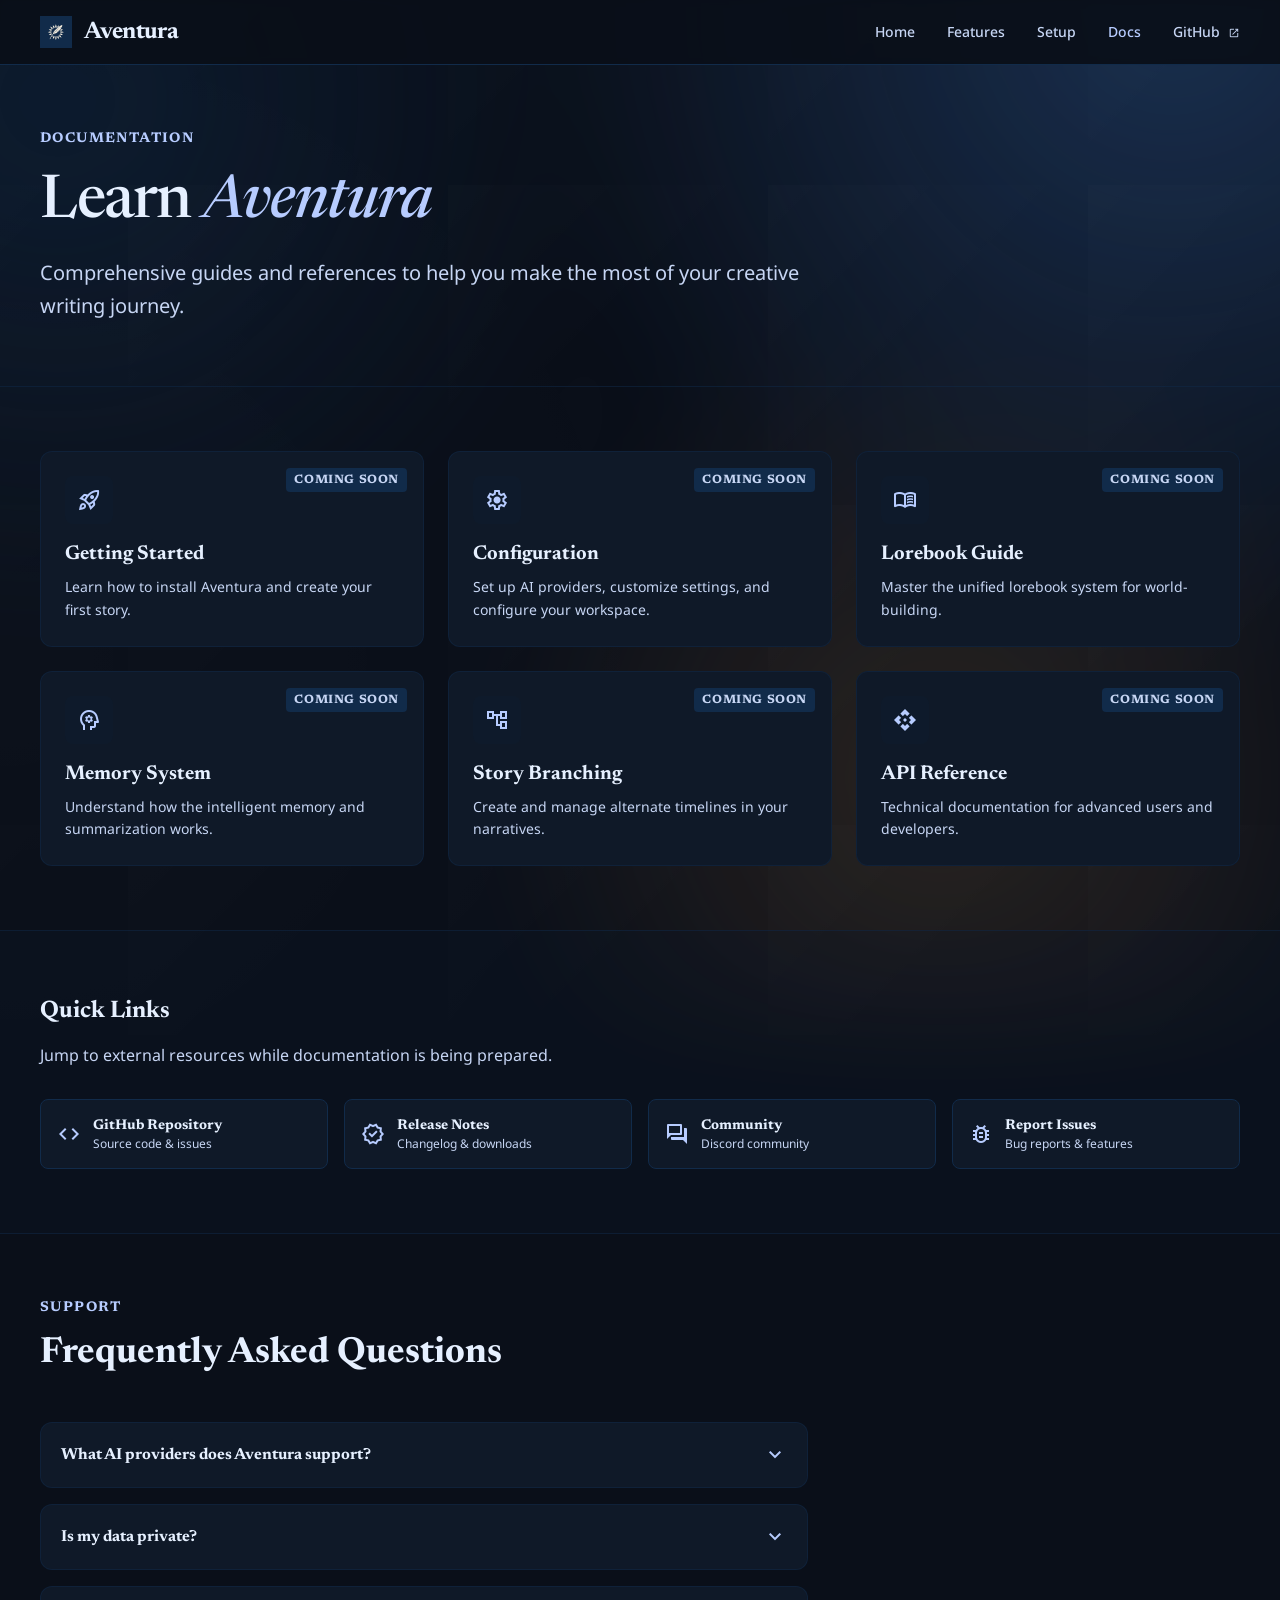
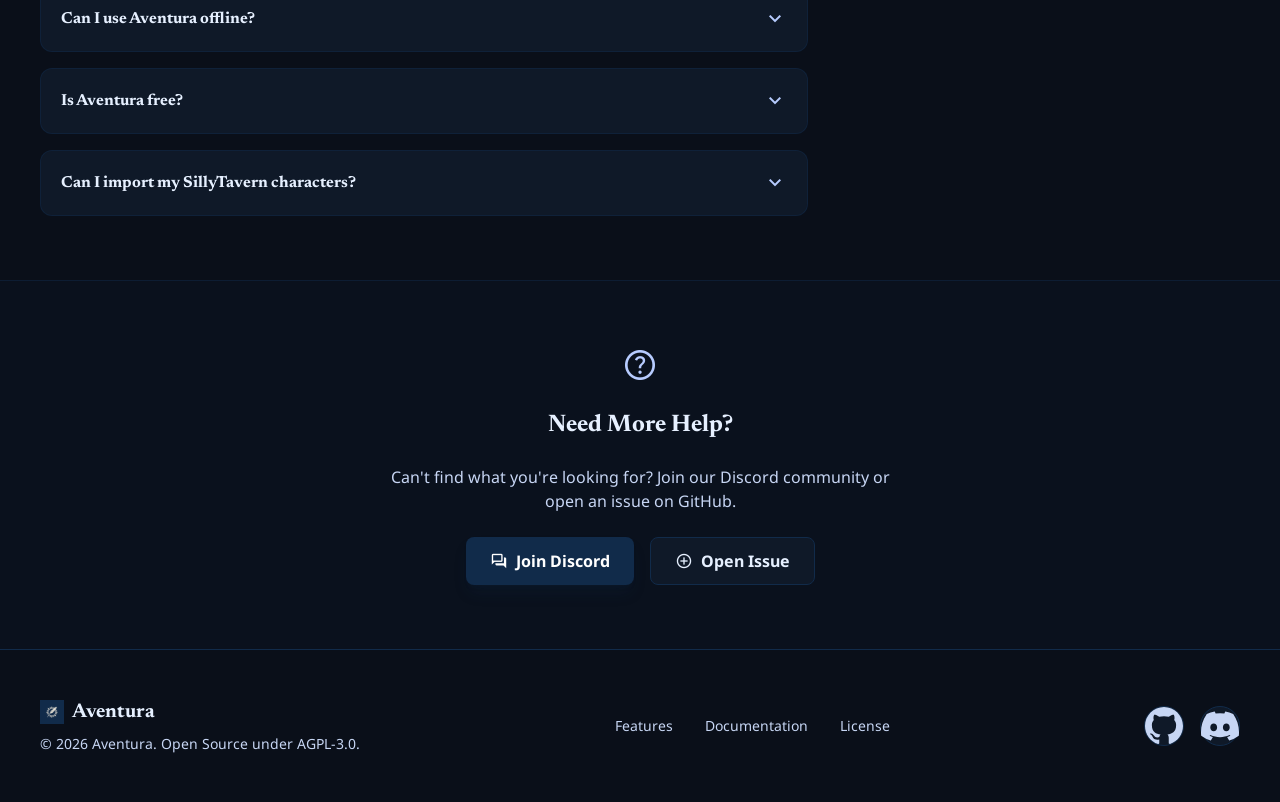
<file: website/pages/docs.html>
<!DOCTYPE html>
<html class="dark" lang="en">

<head>
  <meta charset="utf-8">
  <meta name="viewport" content="width=device-width, initial-scale=1.0">
  <meta name="description" content="Aventura - AI-powered interactive fiction and creative writing application">
  <link rel="icon" type="image/png" href="../images/logo.png"><!-- Fonts -->
  <link rel="preconnect" href="https://fonts.googleapis.com">
  <link rel="preconnect" href="https://fonts.gstatic.com" crossorigin>
  <link
    href="https://fonts.googleapis.com/css2?family=Newsreader:ital,opsz,wght@0,6..72,200..800;1,6..72,200..800&family=Noto+Sans:wght@400;500;700&display=swap"
    rel="stylesheet"><!-- Material Symbols -->
  <link href="https://fonts.googleapis.com/css2?family=Material+Symbols+Outlined:wght,FILL@100..700,0..1&display=swap"
    rel="stylesheet">
  <title>Documentation - Aventura</title>
  <link rel="stylesheet" href="../style.css">
</head>

<body class="font-display text-text-cream bg-background-dark min-h-screen">
  <div class="relative flex min-h-screen w-full flex-col overflow-x-hidden aurora-sky">
    <div id="header-include"></div>
    <main class="flex-1 flex flex-col items-center w-full"> <!-- Hero Section -->
      <section class="w-full max-w-7xl px-5 sm:px-10 py-12 md:py-16 border-b border-border-brown/50">
        <div class="flex flex-col gap-6 max-w-3xl"> <span
            class="text-primary text-sm font-bold tracking-widest uppercase">Documentation</span>
          <h1 class="text-text-cream text-5xl sm:text-6xl font-medium leading-tight tracking-tight">
            Learn <span class="text-primary italic">Aventura</span> </h1>
          <p class="text-text-muted text-xl font-body leading-relaxed">
            Comprehensive guides and references to help you make the most of your creative writing journey.
          </p>
        </div>
      </section> <!-- Documentation Sections -->
      <section class="w-full max-w-7xl px-5 sm:px-10 py-16">
        <div class="grid grid-cols-1 md:grid-cols-2 lg:grid-cols-3 gap-6">
          <div
            class="relative flex flex-col p-6 rounded-xl bg-surface-dark border border-border-brown/50 hover:border-border-brown transition-colors">
            <span
              class="absolute top-4 right-4 px-2 py-1 rounded text-xs font-bold uppercase tracking-wider bg-border-brown text-text-muted">
              Coming Soon
            </span>
            <div class="w-12 h-12 rounded-lg bg-primary/10 flex items-center justify-center text-primary mb-4"> <span
                class="material-symbols-outlined text-2xl">rocket_launch</span> </div>
            <h3 class="text-xl font-bold text-text-cream mb-2">Getting Started</h3>
            <p class="text-text-muted font-body text-sm leading-relaxed">Learn how to install Aventura and create your
              first story.</p>
          </div>
          <div
            class="relative flex flex-col p-6 rounded-xl bg-surface-dark border border-border-brown/50 hover:border-border-brown transition-colors">
            <span
              class="absolute top-4 right-4 px-2 py-1 rounded text-xs font-bold uppercase tracking-wider bg-border-brown text-text-muted">
              Coming Soon
            </span>
            <div class="w-12 h-12 rounded-lg bg-primary/10 flex items-center justify-center text-primary mb-4"> <span
                class="material-symbols-outlined text-2xl">settings</span> </div>
            <h3 class="text-xl font-bold text-text-cream mb-2">Configuration</h3>
            <p class="text-text-muted font-body text-sm leading-relaxed">Set up AI providers, customize settings, and
              configure your workspace.</p>
          </div>
          <div
            class="relative flex flex-col p-6 rounded-xl bg-surface-dark border border-border-brown/50 hover:border-border-brown transition-colors">
            <span
              class="absolute top-4 right-4 px-2 py-1 rounded text-xs font-bold uppercase tracking-wider bg-border-brown text-text-muted">
              Coming Soon
            </span>
            <div class="w-12 h-12 rounded-lg bg-primary/10 flex items-center justify-center text-primary mb-4"> <span
                class="material-symbols-outlined text-2xl">menu_book</span> </div>
            <h3 class="text-xl font-bold text-text-cream mb-2">Lorebook Guide</h3>
            <p class="text-text-muted font-body text-sm leading-relaxed">Master the unified lorebook system for
              world-building.</p>
          </div>
          <div
            class="relative flex flex-col p-6 rounded-xl bg-surface-dark border border-border-brown/50 hover:border-border-brown transition-colors">
            <span
              class="absolute top-4 right-4 px-2 py-1 rounded text-xs font-bold uppercase tracking-wider bg-border-brown text-text-muted">
              Coming Soon
            </span>
            <div class="w-12 h-12 rounded-lg bg-primary/10 flex items-center justify-center text-primary mb-4"> <span
                class="material-symbols-outlined text-2xl">psychology</span> </div>
            <h3 class="text-xl font-bold text-text-cream mb-2">Memory System</h3>
            <p class="text-text-muted font-body text-sm leading-relaxed">Understand how the intelligent memory and
              summarization works.</p>
          </div>
          <div
            class="relative flex flex-col p-6 rounded-xl bg-surface-dark border border-border-brown/50 hover:border-border-brown transition-colors">
            <span
              class="absolute top-4 right-4 px-2 py-1 rounded text-xs font-bold uppercase tracking-wider bg-border-brown text-text-muted">
              Coming Soon
            </span>
            <div class="w-12 h-12 rounded-lg bg-primary/10 flex items-center justify-center text-primary mb-4"> <span
                class="material-symbols-outlined text-2xl">account_tree</span> </div>
            <h3 class="text-xl font-bold text-text-cream mb-2">Story Branching</h3>
            <p class="text-text-muted font-body text-sm leading-relaxed">Create and manage alternate timelines in your
              narratives.</p>
          </div>
          <div
            class="relative flex flex-col p-6 rounded-xl bg-surface-dark border border-border-brown/50 hover:border-border-brown transition-colors">
            <span
              class="absolute top-4 right-4 px-2 py-1 rounded text-xs font-bold uppercase tracking-wider bg-border-brown text-text-muted">
              Coming Soon
            </span>
            <div class="w-12 h-12 rounded-lg bg-primary/10 flex items-center justify-center text-primary mb-4"> <span
                class="material-symbols-outlined text-2xl">api</span> </div>
            <h3 class="text-xl font-bold text-text-cream mb-2">API Reference</h3>
            <p class="text-text-muted font-body text-sm leading-relaxed">Technical documentation for advanced users and
              developers.</p>
          </div>
        </div>
      </section> <!-- Quick Links -->
      <section class="w-full bg-surface-dark/30 border-y border-border-brown/50">
        <div class="max-w-7xl mx-auto px-5 sm:px-10 py-16">
          <div class="flex flex-col gap-4 mb-8">
            <h2 class="text-2xl font-bold text-text-cream">Quick Links</h2>
            <p class="text-text-muted font-body">Jump to external resources while documentation is being prepared.</p>
          </div>
          <div class="grid grid-cols-1 sm:grid-cols-2 lg:grid-cols-4 gap-4"> <a
              href="https://github.com/unkarelian/Aventura" target="_blank" rel="noopener noreferrer"
              class="flex items-center gap-3 p-4 rounded-lg bg-surface-dark border border-border-brown hover:border-primary/50 transition-colors group">
              <span
                class="material-symbols-outlined text-primary group-hover:scale-110 transition-transform">code</span>
              <div>
                <p class="text-text-cream font-bold text-sm">GitHub Repository</p>
                <p class="text-text-muted text-xs font-body">Source code & issues</p>
              </div>
            </a> <a href="https://github.com/unkarelian/Aventura/releases" target="_blank" rel="noopener noreferrer"
              class="flex items-center gap-3 p-4 rounded-lg bg-surface-dark border border-border-brown hover:border-primary/50 transition-colors group">
              <span
                class="material-symbols-outlined text-primary group-hover:scale-110 transition-transform">new_releases</span>
              <div>
                <p class="text-text-cream font-bold text-sm">Release Notes</p>
                <p class="text-text-muted text-xs font-body">Changelog & downloads</p>
              </div>
            </a> <a href="https://discord.gg/SyGGcXjbR6" target="_blank" rel="noopener noreferrer"
              class="flex items-center gap-3 p-4 rounded-lg bg-surface-dark border border-border-brown hover:border-primary/50 transition-colors group">
              <span
                class="material-symbols-outlined text-primary group-hover:scale-110 transition-transform">forum</span>
              <div>
                <p class="text-text-cream font-bold text-sm">Community</p>
                <p class="text-text-muted text-xs font-body">Discord community</p>
              </div>
            </a> <a href="https://github.com/unkarelian/Aventura/issues" target="_blank" rel="noopener noreferrer"
              class="flex items-center gap-3 p-4 rounded-lg bg-surface-dark border border-border-brown hover:border-primary/50 transition-colors group">
              <span
                class="material-symbols-outlined text-primary group-hover:scale-110 transition-transform">bug_report</span>
              <div>
                <p class="text-text-cream font-bold text-sm">Report Issues</p>
                <p class="text-text-muted text-xs font-body">Bug reports & features</p>
              </div>
            </a> </div>
        </div>
      </section> <!-- FAQ Section -->
      <section class="w-full max-w-7xl px-5 sm:px-10 py-16">
        <div class="flex flex-col gap-4 mb-12"> <span
            class="text-primary text-sm font-bold tracking-widest uppercase">Support</span>
          <h2 class="text-3xl md:text-4xl font-bold text-text-cream">Frequently Asked Questions</h2>
        </div>
        <div class="space-y-4 max-w-3xl">
          <details
            class="group bg-surface-dark rounded-xl border border-border-brown/50 hover:border-border-brown transition-colors">
            <summary class="flex items-center justify-between p-5 cursor-pointer list-none"> <span
                class="text-text-cream font-bold pr-4">What AI providers does Aventura support?</span> <span
                class="material-symbols-outlined text-primary shrink-0 transition-transform group-open:rotate-180">expand_more</span>
            </summary>
            <div class="px-5 pb-5">
              <p class="text-text-muted font-body leading-relaxed">Aventura supports 70+ LLM providers via OpenRouter,
                including OpenAI, Anthropic, Google, and many more. You can also connect to any OpenAI-compatible API
                endpoint.</p>
            </div>
          </details>
          <details
            class="group bg-surface-dark rounded-xl border border-border-brown/50 hover:border-border-brown transition-colors">
            <summary class="flex items-center justify-between p-5 cursor-pointer list-none"> <span
                class="text-text-cream font-bold pr-4">Is my data private?</span> <span
                class="material-symbols-outlined text-primary shrink-0 transition-transform group-open:rotate-180">expand_more</span>
            </summary>
            <div class="px-5 pb-5">
              <p class="text-text-muted font-body leading-relaxed">Yes. Aventura uses a local-first architecture. Your
                stories and data stay on your device unless you explicitly choose to sync. We have zero telemetry and no
                tracking.</p>
            </div>
          </details>
          <details
            class="group bg-surface-dark rounded-xl border border-border-brown/50 hover:border-border-brown transition-colors">
            <summary class="flex items-center justify-between p-5 cursor-pointer list-none"> <span
                class="text-text-cream font-bold pr-4">Can I use Aventura offline?</span> <span
                class="material-symbols-outlined text-primary shrink-0 transition-transform group-open:rotate-180">expand_more</span>
            </summary>
            <div class="px-5 pb-5">
              <p class="text-text-muted font-body leading-relaxed">The app runs locally, but AI features require an
                internet connection to communicate with your chosen AI provider. Grammar checking via Harper.js works
                entirely offline.</p>
            </div>
          </details>
          <details
            class="group bg-surface-dark rounded-xl border border-border-brown/50 hover:border-border-brown transition-colors">
            <summary class="flex items-center justify-between p-5 cursor-pointer list-none"> <span
                class="text-text-cream font-bold pr-4">Is Aventura free?</span> <span
                class="material-symbols-outlined text-primary shrink-0 transition-transform group-open:rotate-180">expand_more</span>
            </summary>
            <div class="px-5 pb-5">
              <p class="text-text-muted font-body leading-relaxed">Yes, Aventura is free and open source under the
                AGPL-3.0 license. You may need API keys for AI providers, which may have their own costs.</p>
            </div>
          </details>
          <details
            class="group bg-surface-dark rounded-xl border border-border-brown/50 hover:border-border-brown transition-colors">
            <summary class="flex items-center justify-between p-5 cursor-pointer list-none"> <span
                class="text-text-cream font-bold pr-4">Can I import my SillyTavern characters?</span> <span
                class="material-symbols-outlined text-primary shrink-0 transition-transform group-open:rotate-180">expand_more</span>
            </summary>
            <div class="px-5 pb-5">
              <p class="text-text-muted font-body leading-relaxed">Yes! Aventura supports importing SillyTavern
                character cards (V1/V2 JSON and PNG formats) as well as custom lorebooks.</p>
            </div>
          </details>
        </div>
      </section> <!-- Contact Section -->
      <section class="w-full bg-surface-dark/30 border-t border-border-brown/50">
        <div class="max-w-7xl mx-auto px-5 sm:px-10 py-16">
          <div class="flex flex-col items-center text-center gap-6"> <span
              class="material-symbols-outlined text-primary text-4xl">help</span>
            <h2 class="text-2xl font-bold text-text-cream">Need More Help?</h2>
            <p class="text-text-muted font-body max-w-lg">
              Can't find what you're looking for? Join our Discord community or open an issue on GitHub.
            </p>
            <div class="flex flex-wrap gap-4 justify-center"> <a
                href="https://discord.gg/SyGGcXjbR6" target="_blank" rel="noopener noreferrer"
                class="btn-primary text-white"> <span class="material-symbols-outlined text-lg">forum</span>
                Join Discord
              </a> <a href="https://github.com/unkarelian/Aventura/issues/new" target="_blank" rel="noopener noreferrer"
                class="btn-secondary"> <span class="material-symbols-outlined text-lg">add_circle</span>
                Open Issue
              </a> </div>
          </div>
        </div>
      </section>
    </main>
    <div id="footer-include"></div>
  </div>
  <script src="../includes.js"></script>
</body>

</html>
</file>
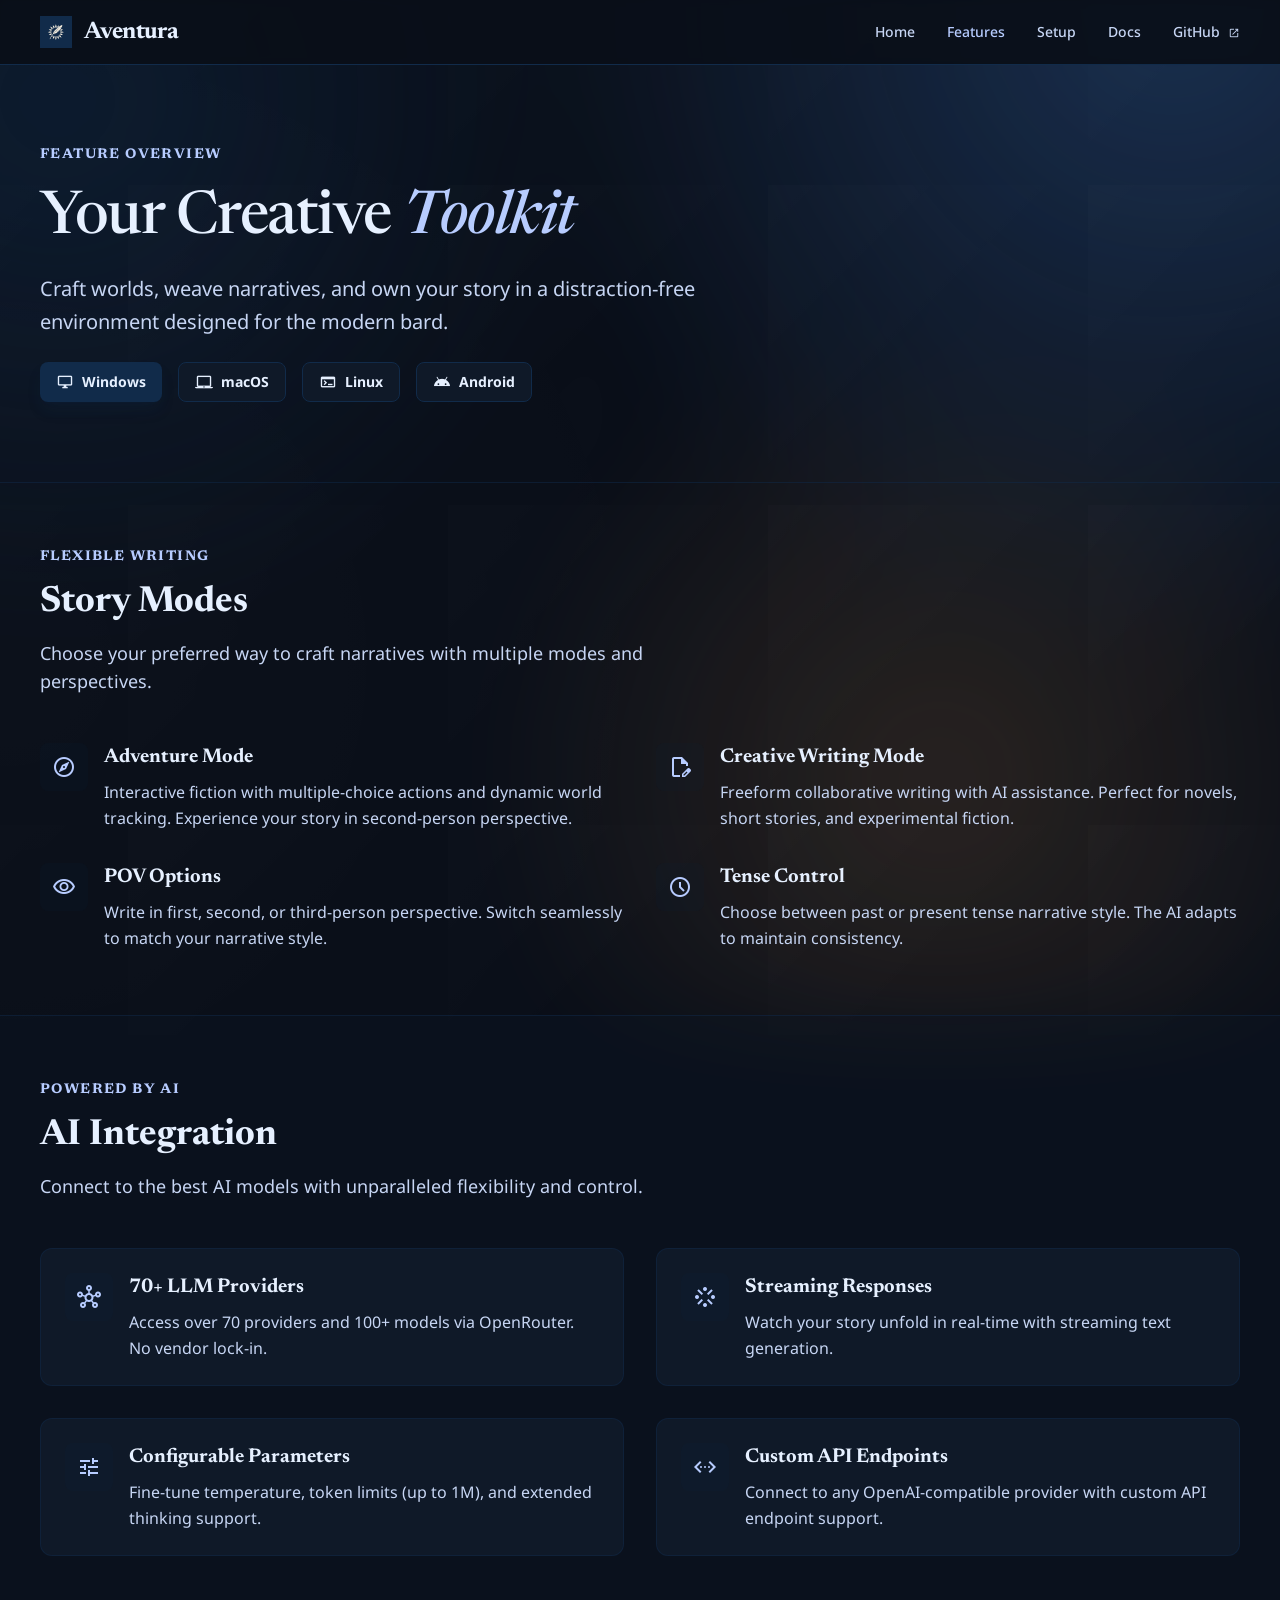
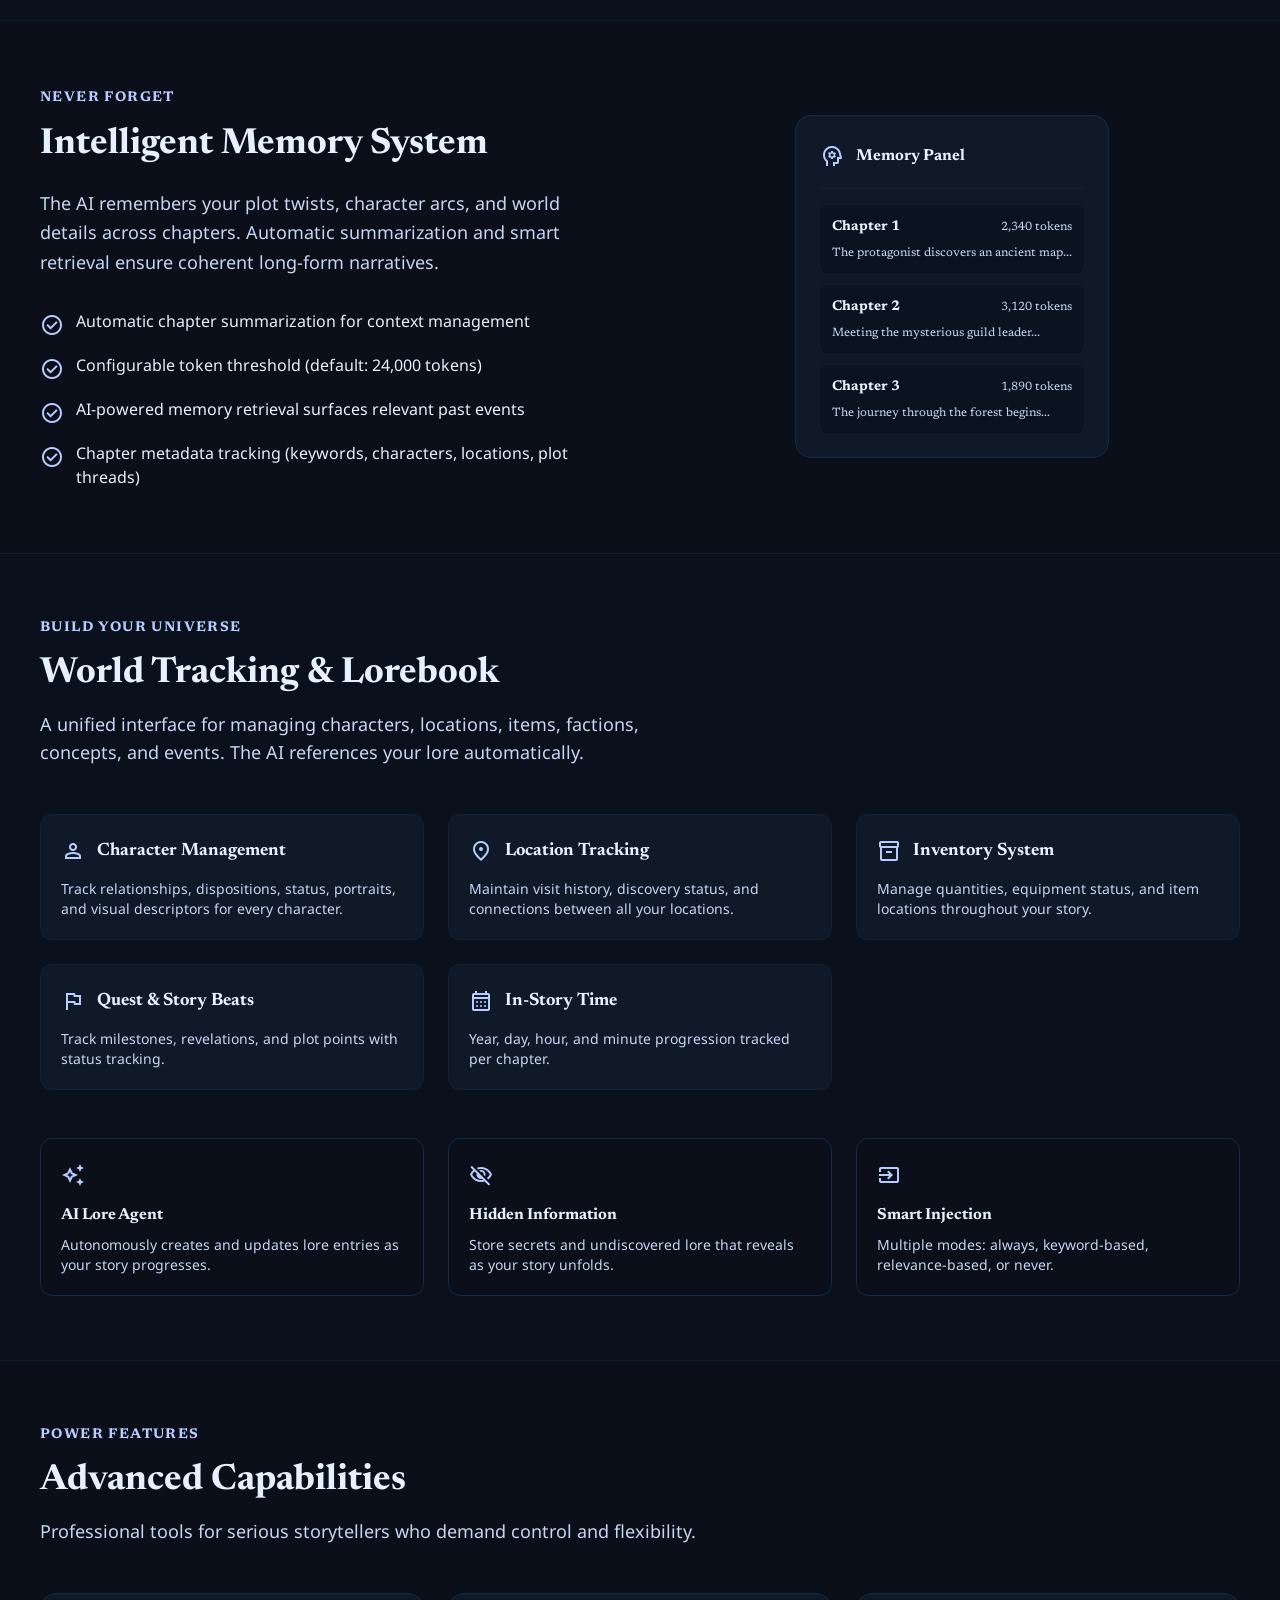
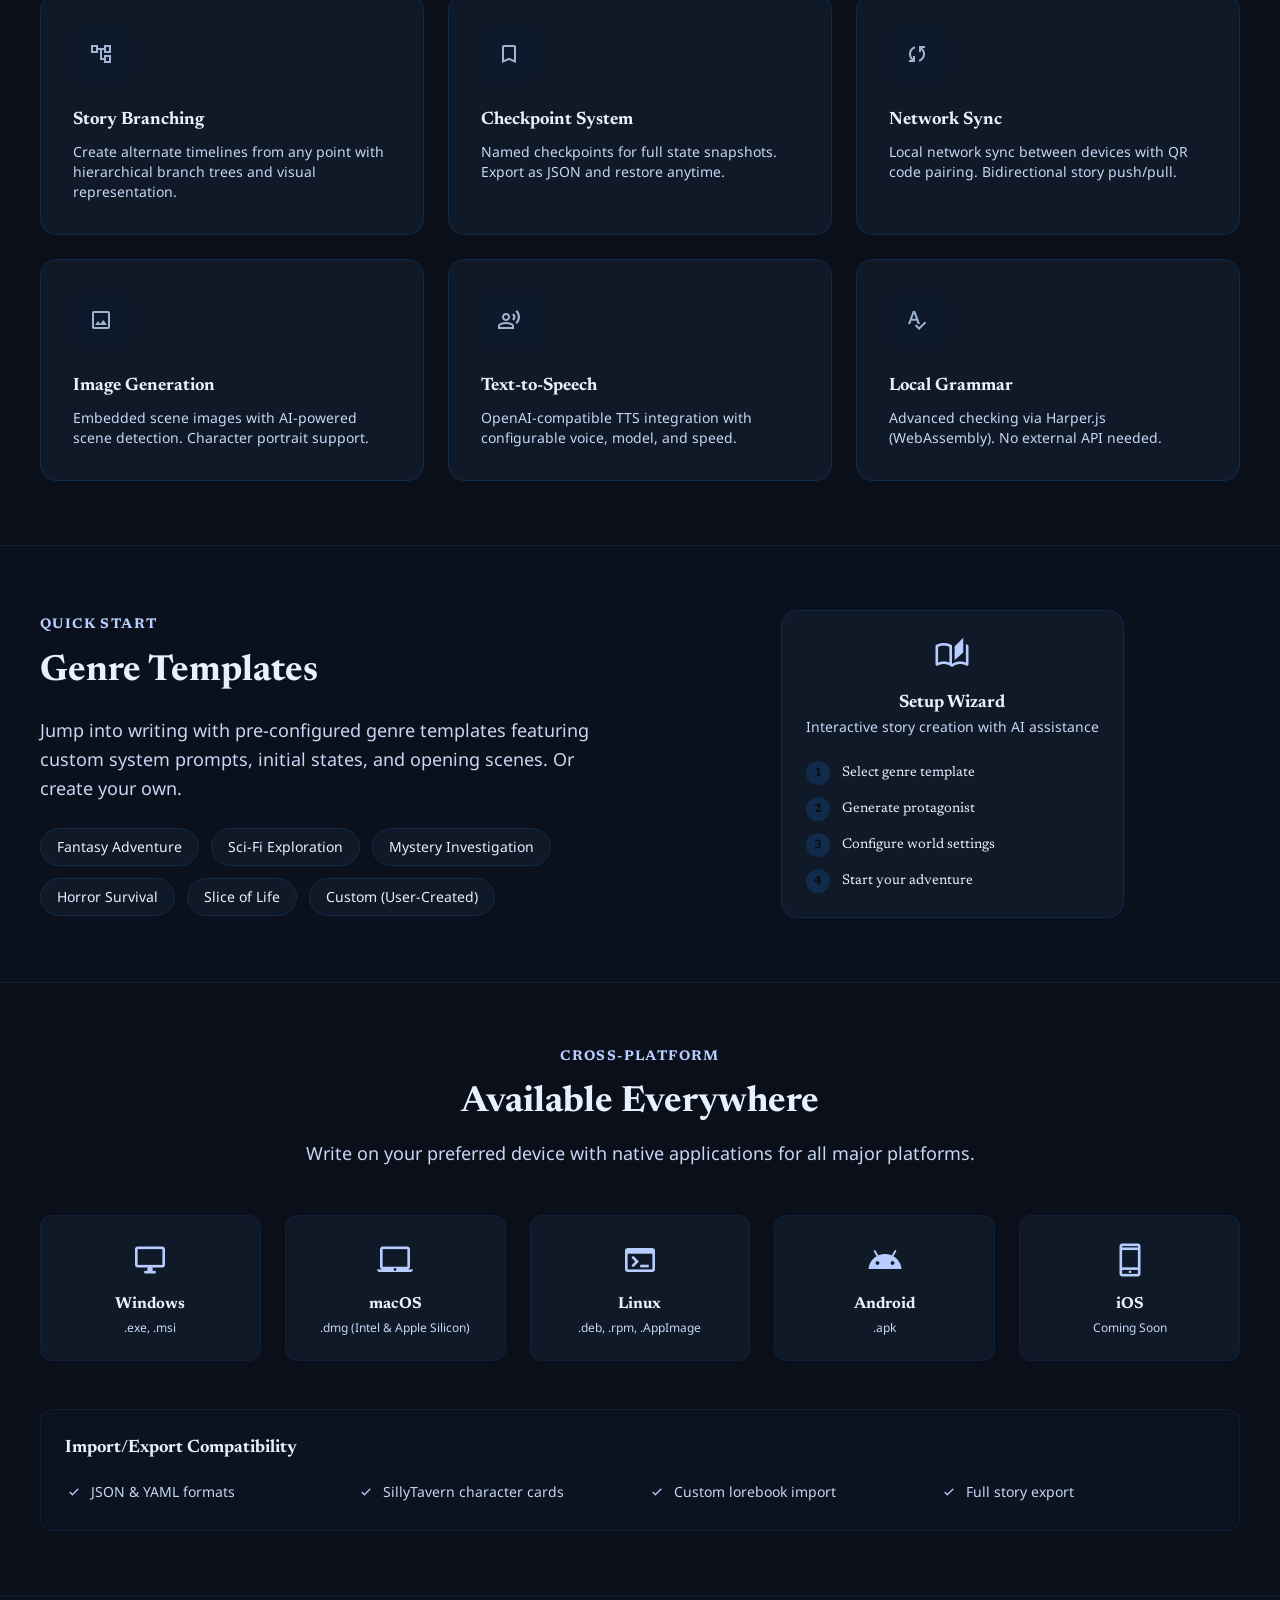
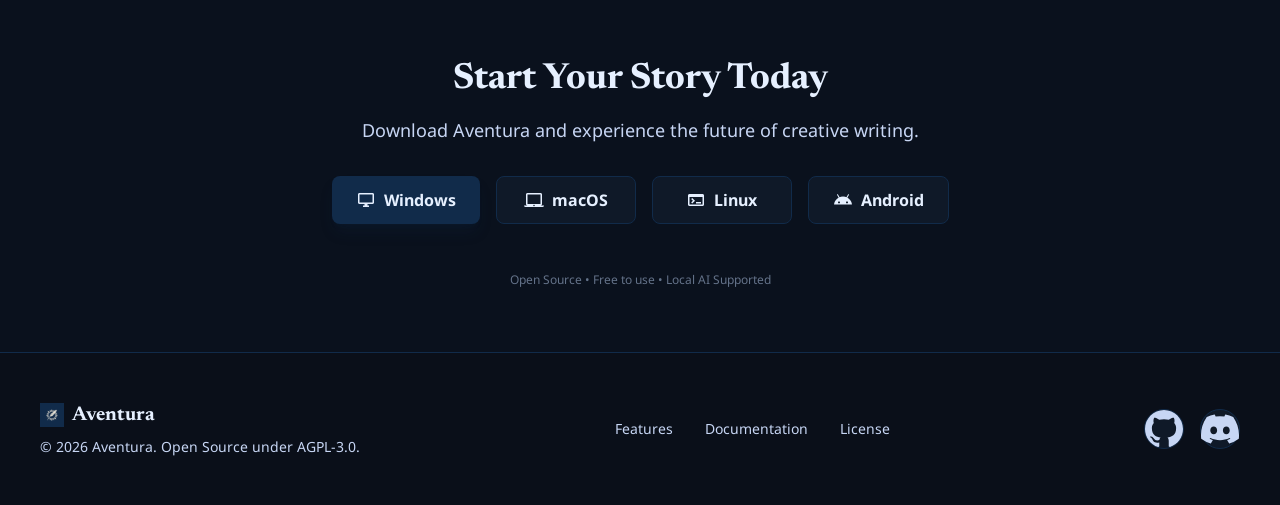
<file: website/pages/features.html>
<!DOCTYPE html>
<html class="dark" lang="en">

<head>
  <meta charset="utf-8">
  <meta name="viewport" content="width=device-width, initial-scale=1.0">
  <meta name="description" content="Aventura - AI-powered interactive fiction and creative writing application">
  <link rel="icon" type="image/png" href="../images/logo.png"><!-- Fonts -->
  <link rel="preconnect" href="https://fonts.googleapis.com">
  <link rel="preconnect" href="https://fonts.gstatic.com" crossorigin>
  <link
    href="https://fonts.googleapis.com/css2?family=Newsreader:ital,opsz,wght@0,6..72,200..800;1,6..72,200..800&family=Noto+Sans:wght@400;500;700&display=swap"
    rel="stylesheet"><!-- Material Symbols -->
  <link href="https://fonts.googleapis.com/css2?family=Material+Symbols+Outlined:wght,FILL@100..700,0..1&display=swap"
    rel="stylesheet">
  <title>Documentation - Aventura</title>
  <link rel="stylesheet" href="../style.css">
</head>

<body class="font-display text-text-cream bg-background-dark min-h-screen">
  <div class="relative flex min-h-screen w-full flex-col overflow-x-hidden aurora-sky">
    <div id="header-include"></div>
    <main class="flex-1 flex flex-col items-center w-full"> <!-- Hero Section -->
      <section class="w-full max-w-7xl px-5 sm:px-10 py-12 md:py-20 border-b border-border-brown/50">
        <div class="flex flex-col gap-6 max-w-3xl"> <span
            class="text-primary text-sm font-bold tracking-widest uppercase">Feature Overview</span>
          <h1 class="text-text-cream text-5xl sm:text-6xl font-medium leading-tight tracking-tight">
            Your Creative <span class="text-primary italic">Toolkit</span> </h1>
          <p class="text-text-muted text-xl font-body leading-relaxed">
            Craft worlds, weave narratives, and own your story in a distraction-free environment designed for the modern
            bard.
          </p>
          <div class="flex flex-wrap gap-4"> <a
              href="https://github.com/unkarelian/Aventura/releases/latest"
              data-platform="windows"
              class="flex items-center justify-center gap-2 rounded-lg transition-colors font-bold font-body h-10 px-4 text-sm bg-primary hover:bg-[#0d2139] text-text-cream shadow-lg shadow-primary/20">
              <span class="material-symbols-outlined text-[18px]">desktop_windows</span> <span>Windows</span> </a><a
              href="https://github.com/unkarelian/Aventura/releases/latest"
              data-platform="mac"
              class="flex items-center justify-center gap-2 rounded-lg transition-colors font-bold font-body h-10 px-4 text-sm bg-surface-dark border border-border-brown hover:border-primary/50 text-text-cream">
              <span class="material-symbols-outlined text-[18px]">laptop_mac</span> <span>macOS</span> </a><a
              href="https://github.com/unkarelian/Aventura/releases/latest"
              data-platform="linux"
              class="flex items-center justify-center gap-2 rounded-lg transition-colors font-bold font-body h-10 px-4 text-sm bg-surface-dark border border-border-brown hover:border-primary/50 text-text-cream">
              <span class="material-symbols-outlined text-[18px]">terminal</span> <span>Linux</span> </a><a
              href="https://github.com/unkarelian/Aventura/releases/latest"
              data-platform="android"
              class="flex items-center justify-center gap-2 rounded-lg transition-colors font-bold font-body h-10 px-4 text-sm bg-surface-dark border border-border-brown hover:border-primary/50 text-text-cream">
              <span class="material-symbols-outlined text-[18px]">android</span> <span>Android</span> </a> </div>
        </div>
      </section> <!-- Story Modes Section -->
      <section class="w-full max-w-7xl px-5 sm:px-10 py-16">
        <div class="flex flex-col gap-4 mb-12"> <span
            class="text-primary text-sm font-bold tracking-widest uppercase">Flexible Writing</span>
          <h2 class="text-3xl md:text-4xl font-bold text-text-cream">Story Modes</h2>
          <p class="text-text-muted text-lg font-body max-w-2xl">Choose your preferred way to craft narratives with
            multiple modes and perspectives.</p>
        </div>
        <div class="grid grid-cols-1 md:grid-cols-2 gap-8">
          <div class="flex gap-4 group">
            <div
              class="w-12 h-12 rounded-lg bg-primary/10 flex items-center justify-center text-primary shrink-0 group-hover:bg-primary group-hover:text-background-dark transition-colors">
              <span class="material-symbols-outlined text-2xl">explore</span> </div>
            <div>
              <h3 class="text-xl font-bold text-text-cream mb-2">Adventure Mode</h3>
              <p class="text-text-muted font-body leading-relaxed">Interactive fiction with multiple-choice actions and
                dynamic world tracking. Experience your story in second-person perspective.</p>
            </div>
          </div>
          <div class="flex gap-4 group">
            <div
              class="w-12 h-12 rounded-lg bg-primary/10 flex items-center justify-center text-primary shrink-0 group-hover:bg-primary group-hover:text-background-dark transition-colors">
              <span class="material-symbols-outlined text-2xl">edit_document</span> </div>
            <div>
              <h3 class="text-xl font-bold text-text-cream mb-2">Creative Writing Mode</h3>
              <p class="text-text-muted font-body leading-relaxed">Freeform collaborative writing with AI assistance.
                Perfect for novels, short stories, and experimental fiction.</p>
            </div>
          </div>
          <div class="flex gap-4 group">
            <div
              class="w-12 h-12 rounded-lg bg-primary/10 flex items-center justify-center text-primary shrink-0 group-hover:bg-primary group-hover:text-background-dark transition-colors">
              <span class="material-symbols-outlined text-2xl">visibility</span> </div>
            <div>
              <h3 class="text-xl font-bold text-text-cream mb-2">POV Options</h3>
              <p class="text-text-muted font-body leading-relaxed">Write in first, second, or third-person perspective.
                Switch seamlessly to match your narrative style.</p>
            </div>
          </div>
          <div class="flex gap-4 group">
            <div
              class="w-12 h-12 rounded-lg bg-primary/10 flex items-center justify-center text-primary shrink-0 group-hover:bg-primary group-hover:text-background-dark transition-colors">
              <span class="material-symbols-outlined text-2xl">schedule</span> </div>
            <div>
              <h3 class="text-xl font-bold text-text-cream mb-2">Tense Control</h3>
              <p class="text-text-muted font-body leading-relaxed">Choose between past or present tense narrative style.
                The AI adapts to maintain consistency.</p>
            </div>
          </div>
        </div>
      </section> <!-- AI Integration Section -->
      <section class="w-full bg-surface-dark/30 border-y border-border-brown/50">
        <div class="max-w-7xl mx-auto px-5 sm:px-10 py-16">
          <div class="flex flex-col gap-4 mb-12"> <span
              class="text-primary text-sm font-bold tracking-widest uppercase">Powered by AI</span>
            <h2 class="text-3xl md:text-4xl font-bold text-text-cream">AI Integration</h2>
            <p class="text-text-muted text-lg font-body max-w-2xl">Connect to the best AI models with unparalleled
              flexibility and control.</p>
          </div>
          <div class="grid grid-cols-1 md:grid-cols-2 gap-8">
            <div
              class="flex gap-4 p-6 rounded-xl bg-surface-dark border border-border-brown/50 hover:border-primary/30 transition-colors group">
              <div
                class="w-12 h-12 rounded-lg bg-primary/10 flex items-center justify-center text-primary shrink-0 group-hover:bg-primary group-hover:text-background-dark transition-colors">
                <span class="material-symbols-outlined text-2xl">hub</span> </div>
              <div>
                <h3 class="text-xl font-bold text-text-cream mb-2">70+ LLM Providers</h3>
                <p class="text-text-muted font-body leading-relaxed">Access over 70 providers and 100+ models via
                  OpenRouter. No vendor lock-in.</p>
              </div>
            </div>
            <div
              class="flex gap-4 p-6 rounded-xl bg-surface-dark border border-border-brown/50 hover:border-primary/30 transition-colors group">
              <div
                class="w-12 h-12 rounded-lg bg-primary/10 flex items-center justify-center text-primary shrink-0 group-hover:bg-primary group-hover:text-background-dark transition-colors">
                <span class="material-symbols-outlined text-2xl">stream</span> </div>
              <div>
                <h3 class="text-xl font-bold text-text-cream mb-2">Streaming Responses</h3>
                <p class="text-text-muted font-body leading-relaxed">Watch your story unfold in real-time with streaming
                  text generation.</p>
              </div>
            </div>
            <div
              class="flex gap-4 p-6 rounded-xl bg-surface-dark border border-border-brown/50 hover:border-primary/30 transition-colors group">
              <div
                class="w-12 h-12 rounded-lg bg-primary/10 flex items-center justify-center text-primary shrink-0 group-hover:bg-primary group-hover:text-background-dark transition-colors">
                <span class="material-symbols-outlined text-2xl">tune</span> </div>
              <div>
                <h3 class="text-xl font-bold text-text-cream mb-2">Configurable Parameters</h3>
                <p class="text-text-muted font-body leading-relaxed">Fine-tune temperature, token limits (up to 1M), and
                  extended thinking support.</p>
              </div>
            </div>
            <div
              class="flex gap-4 p-6 rounded-xl bg-surface-dark border border-border-brown/50 hover:border-primary/30 transition-colors group">
              <div
                class="w-12 h-12 rounded-lg bg-primary/10 flex items-center justify-center text-primary shrink-0 group-hover:bg-primary group-hover:text-background-dark transition-colors">
                <span class="material-symbols-outlined text-2xl">settings_ethernet</span> </div>
              <div>
                <h3 class="text-xl font-bold text-text-cream mb-2">Custom API Endpoints</h3>
                <p class="text-text-muted font-body leading-relaxed">Connect to any OpenAI-compatible provider with
                  custom API endpoint support.</p>
              </div>
            </div>
          </div>
        </div>
      </section> <!-- Memory & Context Section -->
      <section class="w-full max-w-7xl px-5 sm:px-10 py-16">
        <div class="flex flex-col md:flex-row gap-12 md:items-center">
          <div class="flex-1"> <span class="text-primary text-sm font-bold tracking-widest uppercase">Never
              Forget</span>
            <h2 class="text-3xl md:text-4xl font-bold text-text-cream mt-4 mb-6">Intelligent Memory System</h2>
            <p class="text-text-muted text-lg font-body leading-relaxed mb-8">
              The AI remembers your plot twists, character arcs, and world details across chapters. Automatic
              summarization and smart retrieval ensure coherent long-form narratives.
            </p>
            <ul class="space-y-4">
              <li class="flex items-start gap-3"> <span
                  class="material-symbols-outlined text-primary mt-1">check_circle</span> <span
                  class="text-text-cream font-body">Automatic chapter summarization for context management</span> </li>
              <li class="flex items-start gap-3"> <span
                  class="material-symbols-outlined text-primary mt-1">check_circle</span> <span
                  class="text-text-cream font-body">Configurable token threshold (default: 24,000 tokens)</span> </li>
              <li class="flex items-start gap-3"> <span
                  class="material-symbols-outlined text-primary mt-1">check_circle</span> <span
                  class="text-text-cream font-body">AI-powered memory retrieval surfaces relevant past events</span>
              </li>
              <li class="flex items-start gap-3"> <span
                  class="material-symbols-outlined text-primary mt-1">check_circle</span> <span
                  class="text-text-cream font-body">Chapter metadata tracking (keywords, characters, locations, plot
                  threads)</span> </li>
            </ul>
          </div>
          <div class="flex-1 flex justify-center">
            <div class="bg-surface-dark rounded-2xl border border-border-brown p-6 max-w-sm">
              <div class="flex items-center gap-3 mb-4 pb-4 border-b border-border-brown/50"> <span
                  class="material-symbols-outlined text-primary text-2xl">psychology</span> <span
                  class="text-text-cream font-bold">Memory Panel</span> </div>
              <div class="space-y-3">
                <div class="bg-background-dark/50 rounded-lg p-3">
                  <div class="flex justify-between items-center mb-2"> <span
                      class="text-text-cream text-sm font-bold">Chapter 1</span> <span
                      class="text-text-muted text-xs">2,340 tokens</span> </div>
                  <p class="text-text-muted text-xs line-clamp-2">The protagonist discovers an ancient map...</p>
                </div>
                <div class="bg-background-dark/50 rounded-lg p-3">
                  <div class="flex justify-between items-center mb-2"> <span
                      class="text-text-cream text-sm font-bold">Chapter 2</span> <span
                      class="text-text-muted text-xs">3,120 tokens</span> </div>
                  <p class="text-text-muted text-xs line-clamp-2">Meeting the mysterious guild leader...</p>
                </div>
                <div class="bg-background-dark/50 rounded-lg p-3">
                  <div class="flex justify-between items-center mb-2"> <span
                      class="text-text-cream text-sm font-bold">Chapter 3</span> <span
                      class="text-text-muted text-xs">1,890 tokens</span> </div>
                  <p class="text-text-muted text-xs line-clamp-2">The journey through the forest begins...</p>
                </div>
              </div>
            </div>
          </div>
        </div>
      </section> <!-- World Building Section -->
      <section class="w-full bg-surface-dark/30 border-y border-border-brown/50">
        <div class="max-w-7xl mx-auto px-5 sm:px-10 py-16">
          <div class="flex flex-col gap-4 mb-12"> <span
              class="text-primary text-sm font-bold tracking-widest uppercase">Build Your Universe</span>
            <h2 class="text-3xl md:text-4xl font-bold text-text-cream">World Tracking & Lorebook</h2>
            <p class="text-text-muted text-lg font-body max-w-2xl">A unified interface for managing characters,
              locations, items, factions, concepts, and events. The AI references your lore automatically.</p>
          </div>
          <div class="grid grid-cols-1 sm:grid-cols-2 lg:grid-cols-3 gap-6">
            <div
              class="flex flex-col gap-3 p-5 rounded-xl bg-surface-dark border border-border-brown/50 hover:border-primary/30 transition-colors">
              <div class="flex items-center gap-3"> <span
                  class="material-symbols-outlined text-primary text-2xl">person</span>
                <h3 class="text-lg font-bold text-text-cream">Character Management</h3>
              </div>
              <p class="text-text-muted text-sm font-body">Track relationships, dispositions, status, portraits, and
                visual descriptors for every character.</p>
            </div>
            <div
              class="flex flex-col gap-3 p-5 rounded-xl bg-surface-dark border border-border-brown/50 hover:border-primary/30 transition-colors">
              <div class="flex items-center gap-3"> <span
                  class="material-symbols-outlined text-primary text-2xl">location_on</span>
                <h3 class="text-lg font-bold text-text-cream">Location Tracking</h3>
              </div>
              <p class="text-text-muted text-sm font-body">Maintain visit history, discovery status, and connections
                between all your locations.</p>
            </div>
            <div
              class="flex flex-col gap-3 p-5 rounded-xl bg-surface-dark border border-border-brown/50 hover:border-primary/30 transition-colors">
              <div class="flex items-center gap-3"> <span
                  class="material-symbols-outlined text-primary text-2xl">inventory_2</span>
                <h3 class="text-lg font-bold text-text-cream">Inventory System</h3>
              </div>
              <p class="text-text-muted text-sm font-body">Manage quantities, equipment status, and item locations
                throughout your story.</p>
            </div>
            <div
              class="flex flex-col gap-3 p-5 rounded-xl bg-surface-dark border border-border-brown/50 hover:border-primary/30 transition-colors">
              <div class="flex items-center gap-3"> <span
                  class="material-symbols-outlined text-primary text-2xl">flag</span>
                <h3 class="text-lg font-bold text-text-cream">Quest &amp; Story Beats</h3>
              </div>
              <p class="text-text-muted text-sm font-body">Track milestones, revelations, and plot points with status
                tracking.</p>
            </div>
            <div
              class="flex flex-col gap-3 p-5 rounded-xl bg-surface-dark border border-border-brown/50 hover:border-primary/30 transition-colors">
              <div class="flex items-center gap-3"> <span
                  class="material-symbols-outlined text-primary text-2xl">calendar_month</span>
                <h3 class="text-lg font-bold text-text-cream">In-Story Time</h3>
              </div>
              <p class="text-text-muted text-sm font-body">Year, day, hour, and minute progression tracked per chapter.
              </p>
            </div>
          </div> <!-- Lorebook Features -->
          <div class="mt-12 grid grid-cols-1 md:grid-cols-3 gap-6">
            <div class="p-5 rounded-xl bg-background-dark border border-border-brown"> <span
                class="material-symbols-outlined text-primary text-2xl mb-3">auto_awesome</span>
              <h4 class="text-text-cream font-bold mb-2">AI Lore Agent</h4>
              <p class="text-text-muted text-sm font-body">Autonomously creates and updates lore entries as your story
                progresses.</p>
            </div>
            <div class="p-5 rounded-xl bg-background-dark border border-border-brown"> <span
                class="material-symbols-outlined text-primary text-2xl mb-3">visibility_off</span>
              <h4 class="text-text-cream font-bold mb-2">Hidden Information</h4>
              <p class="text-text-muted text-sm font-body">Store secrets and undiscovered lore that reveals as your
                story unfolds.</p>
            </div>
            <div class="p-5 rounded-xl bg-background-dark border border-border-brown"> <span
                class="material-symbols-outlined text-primary text-2xl mb-3">input</span>
              <h4 class="text-text-cream font-bold mb-2">Smart Injection</h4>
              <p class="text-text-muted text-sm font-body">Multiple modes: always, keyword-based, relevance-based, or
                never.</p>
            </div>
          </div>
        </div>
      </section> <!-- Advanced Features Section -->
      <section class="w-full max-w-7xl px-5 sm:px-10 py-16">
        <div class="flex flex-col gap-4 mb-12"> <span
            class="text-primary text-sm font-bold tracking-widest uppercase">Power Features</span>
          <h2 class="text-3xl md:text-4xl font-bold text-text-cream">Advanced Capabilities</h2>
          <p class="text-text-muted text-lg font-body max-w-2xl">Professional tools for serious storytellers who demand
            control and flexibility.</p>
        </div>
        <div class="grid grid-cols-1 md:grid-cols-2 lg:grid-cols-3 gap-6">
          <div class="feature-card">
            <div class="feature-icon"> <span class="material-symbols-outlined text-2xl">account_tree</span> </div>
            <h3 class="text-lg font-bold text-text-cream mb-2">Story Branching</h3>
            <p class="text-text-muted text-sm font-body">Create alternate timelines from any point with hierarchical
              branch trees and visual representation.</p>
          </div>
          <div class="feature-card">
            <div class="feature-icon"> <span class="material-symbols-outlined text-2xl">bookmark</span> </div>
            <h3 class="text-lg font-bold text-text-cream mb-2">Checkpoint System</h3>
            <p class="text-text-muted text-sm font-body">Named checkpoints for full state snapshots. Export as JSON and
              restore anytime.</p>
          </div>
          <div class="feature-card">
            <div class="feature-icon"> <span class="material-symbols-outlined text-2xl">sync</span> </div>
            <h3 class="text-lg font-bold text-text-cream mb-2">Network Sync</h3>
            <p class="text-text-muted text-sm font-body">Local network sync between devices with QR code pairing.
              Bidirectional story push/pull.</p>
          </div>
          <div class="feature-card">
            <div class="feature-icon"> <span class="material-symbols-outlined text-2xl">image</span> </div>
            <h3 class="text-lg font-bold text-text-cream mb-2">Image Generation</h3>
            <p class="text-text-muted text-sm font-body">Embedded scene images with AI-powered scene detection.
              Character portrait support.</p>
          </div>
          <div class="feature-card">
            <div class="feature-icon"> <span class="material-symbols-outlined text-2xl">record_voice_over</span> </div>
            <h3 class="text-lg font-bold text-text-cream mb-2">Text-to-Speech</h3>
            <p class="text-text-muted text-sm font-body">OpenAI-compatible TTS integration with configurable voice,
              model, and speed.</p>
          </div>
          <div class="feature-card">
            <div class="feature-icon"> <span class="material-symbols-outlined text-2xl">spellcheck</span> </div>
            <h3 class="text-lg font-bold text-text-cream mb-2">Local Grammar</h3>
            <p class="text-text-muted text-sm font-body">Advanced checking via Harper.js (WebAssembly). No external API
              needed.</p>
          </div>
        </div>
      </section> <!-- Templates Section -->
      <section class="w-full bg-surface-dark/30 border-y border-border-brown/50">
        <div class="max-w-7xl mx-auto px-5 sm:px-10 py-16">
          <div class="flex flex-col md:flex-row gap-12 md:items-center">
            <div class="flex-1"> <span class="text-primary text-sm font-bold tracking-widest uppercase">Quick
                Start</span>
              <h2 class="text-3xl md:text-4xl font-bold text-text-cream mt-4 mb-6">Genre Templates</h2>
              <p class="text-text-muted text-lg font-body leading-relaxed mb-6">
                Jump into writing with pre-configured genre templates featuring custom system prompts, initial states,
                and opening scenes. Or create your own.
              </p>
              <div class="flex flex-wrap gap-3"> <span
                  class="px-4 py-2 rounded-full bg-surface-dark border border-border-brown text-text-cream text-sm font-body">
                  Fantasy Adventure </span><span
                  class="px-4 py-2 rounded-full bg-surface-dark border border-border-brown text-text-cream text-sm font-body">
                  Sci-Fi Exploration </span><span
                  class="px-4 py-2 rounded-full bg-surface-dark border border-border-brown text-text-cream text-sm font-body">
                  Mystery Investigation </span><span
                  class="px-4 py-2 rounded-full bg-surface-dark border border-border-brown text-text-cream text-sm font-body">
                  Horror Survival </span><span
                  class="px-4 py-2 rounded-full bg-surface-dark border border-border-brown text-text-cream text-sm font-body">
                  Slice of Life </span><span
                  class="px-4 py-2 rounded-full bg-surface-dark border border-border-brown text-text-cream text-sm font-body">
                  Custom (User-Created) </span> </div>
            </div>
            <div class="flex-1 flex justify-center">
              <div class="bg-surface-dark rounded-2xl border border-border-brown p-6 max-w-sm">
                <div class="text-center mb-6"> <span
                    class="material-symbols-outlined text-primary text-4xl">auto_stories</span>
                  <h3 class="text-text-cream font-bold text-lg mt-2">Setup Wizard</h3>
                  <p class="text-text-muted text-sm font-body">Interactive story creation with AI assistance</p>
                </div>
                <div class="space-y-3">
                  <div class="flex items-center gap-3 text-text-cream text-sm"> <span
                      class="w-6 h-6 rounded-full bg-primary flex items-center justify-center text-background-dark text-xs font-bold">1</span>
                    <span>Select genre template</span> </div>
                  <div class="flex items-center gap-3 text-text-cream text-sm"> <span
                      class="w-6 h-6 rounded-full bg-primary flex items-center justify-center text-background-dark text-xs font-bold">2</span>
                    <span>Generate protagonist</span> </div>
                  <div class="flex items-center gap-3 text-text-cream text-sm"> <span
                      class="w-6 h-6 rounded-full bg-primary flex items-center justify-center text-background-dark text-xs font-bold">3</span>
                    <span>Configure world settings</span> </div>
                  <div class="flex items-center gap-3 text-text-cream text-sm"> <span
                      class="w-6 h-6 rounded-full bg-primary flex items-center justify-center text-background-dark text-xs font-bold">4</span>
                    <span>Start your adventure</span> </div>
                </div>
              </div>
            </div>
          </div>
        </div>
      </section> <!-- Platform Support Section -->
      <section class="w-full max-w-7xl px-5 sm:px-10 py-16">
        <div class="flex flex-col gap-4 mb-12 text-center"> <span
            class="text-primary text-sm font-bold tracking-widest uppercase">Cross-Platform</span>
          <h2 class="text-3xl md:text-4xl font-bold text-text-cream">Available Everywhere</h2>
          <p class="text-text-muted text-lg font-body max-w-2xl mx-auto">Write on your preferred device with native
            applications for all major platforms.</p>
        </div>
        <div class="grid grid-cols-2 sm:grid-cols-3 lg:grid-cols-5 gap-6">
          <div
            class="flex flex-col items-center text-center p-6 rounded-xl bg-surface-dark border border-border-brown/50 hover:border-primary/30 transition-colors">
            <span class="material-symbols-outlined text-primary text-4xl mb-3">desktop_windows</span>
            <h3 class="text-text-cream font-bold mb-1">Windows</h3>
            <p class="text-text-muted text-xs font-body">.exe, .msi</p>
          </div>
          <div
            class="flex flex-col items-center text-center p-6 rounded-xl bg-surface-dark border border-border-brown/50 hover:border-primary/30 transition-colors">
            <span class="material-symbols-outlined text-primary text-4xl mb-3">laptop_mac</span>
            <h3 class="text-text-cream font-bold mb-1">macOS</h3>
            <p class="text-text-muted text-xs font-body">.dmg (Intel &amp; Apple Silicon)</p>
          </div>
          <div
            class="flex flex-col items-center text-center p-6 rounded-xl bg-surface-dark border border-border-brown/50 hover:border-primary/30 transition-colors">
            <span class="material-symbols-outlined text-primary text-4xl mb-3">terminal</span>
            <h3 class="text-text-cream font-bold mb-1">Linux</h3>
            <p class="text-text-muted text-xs font-body">.deb, .rpm, .AppImage</p>
          </div>
          <div
            class="flex flex-col items-center text-center p-6 rounded-xl bg-surface-dark border border-border-brown/50 hover:border-primary/30 transition-colors">
            <span class="material-symbols-outlined text-primary text-4xl mb-3">android</span>
            <h3 class="text-text-cream font-bold mb-1">Android</h3>
            <p class="text-text-muted text-xs font-body">.apk</p>
          </div>
          <div
            class="flex flex-col items-center text-center p-6 rounded-xl bg-surface-dark border border-border-brown/50 hover:border-primary/30 transition-colors">
            <span class="material-symbols-outlined text-primary text-4xl mb-3">phone_iphone</span>
            <h3 class="text-text-cream font-bold mb-1">iOS</h3>
            <p class="text-text-muted text-xs font-body">Coming Soon</p>
          </div>
        </div> <!-- Compatibility -->
        <div class="mt-12 p-6 rounded-xl bg-surface-dark/50 border border-border-brown/50">
          <h3 class="text-text-cream font-bold text-lg mb-4">Import/Export Compatibility</h3>
          <div class="grid grid-cols-1 sm:grid-cols-2 lg:grid-cols-4 gap-4">
            <div class="flex items-center gap-2 text-text-muted text-sm font-body"> <span
                class="material-symbols-outlined text-primary text-lg">check</span>
              JSON & YAML formats
            </div>
            <div class="flex items-center gap-2 text-text-muted text-sm font-body"> <span
                class="material-symbols-outlined text-primary text-lg">check</span>
              SillyTavern character cards
            </div>
            <div class="flex items-center gap-2 text-text-muted text-sm font-body"> <span
                class="material-symbols-outlined text-primary text-lg">check</span>
              Custom lorebook import
            </div>
            <div class="flex items-center gap-2 text-text-muted text-sm font-body"> <span
                class="material-symbols-outlined text-primary text-lg">check</span>
              Full story export
            </div>
          </div>
        </div>
      </section> <!-- Final CTA -->
      <section class="w-full bg-surface-dark/30 border-t border-border-brown/50">
        <div class="max-w-7xl mx-auto px-5 sm:px-10 py-16">
          <div class="flex flex-col items-center text-center gap-8">
            <div class="flex flex-col gap-4">
              <h2 class="text-3xl md:text-4xl font-bold text-text-cream">Start Your Story Today</h2>
              <p class="text-text-muted text-lg font-body max-w-xl">Download Aventura and experience the future of
                creative writing.</p>
            </div>
          <div class="flex flex-wrap gap-4 w-full justify-center"> <a
              href="https://github.com/unkarelian/Aventura/releases/latest"
              data-platform="windows"
              class="flex items-center justify-center gap-2 rounded-lg transition-colors font-bold font-body flex-1 sm:flex-none min-w-[140px] h-12 px-6 text-base bg-primary hover:bg-[#0d2139] text-text-cream shadow-lg shadow-primary/20">
              <span class="material-symbols-outlined text-[20px]">desktop_windows</span> <span>Windows</span> </a><a
              href="https://github.com/unkarelian/Aventura/releases/latest"
              data-platform="mac"
              class="flex items-center justify-center gap-2 rounded-lg transition-colors font-bold font-body flex-1 sm:flex-none min-w-[140px] h-12 px-6 text-base bg-surface-dark border border-border-brown hover:border-primary/50 text-text-cream">
              <span class="material-symbols-outlined text-[20px]">laptop_mac</span> <span>macOS</span> </a><a
              href="https://github.com/unkarelian/Aventura/releases/latest"
              data-platform="linux"
              class="flex items-center justify-center gap-2 rounded-lg transition-colors font-bold font-body flex-1 sm:flex-none min-w-[140px] h-12 px-6 text-base bg-surface-dark border border-border-brown hover:border-primary/50 text-text-cream">
              <span class="material-symbols-outlined text-[20px]">terminal</span> <span>Linux</span> </a><a
              href="https://github.com/unkarelian/Aventura/releases/latest"
              data-platform="android"
              class="flex items-center justify-center gap-2 rounded-lg transition-colors font-bold font-body flex-1 sm:flex-none min-w-[140px] h-12 px-6 text-base bg-surface-dark border border-border-brown hover:border-primary/50 text-text-cream">
              <span class="material-symbols-outlined text-[20px]">android</span> <span>Android</span> </a> </div>
            <p class="text-text-muted/60 text-xs font-body mt-4">
              Open Source &bull; Free to use &bull; Local AI Supported
            </p>
          </div>
        </div>
      </section>
    </main>
    <div id="footer-include"></div>
  </div>
  <script src="../includes.js"></script>
  <script type="module" src="../release-dynamic.js"></script>
</body>

</html>
</file>
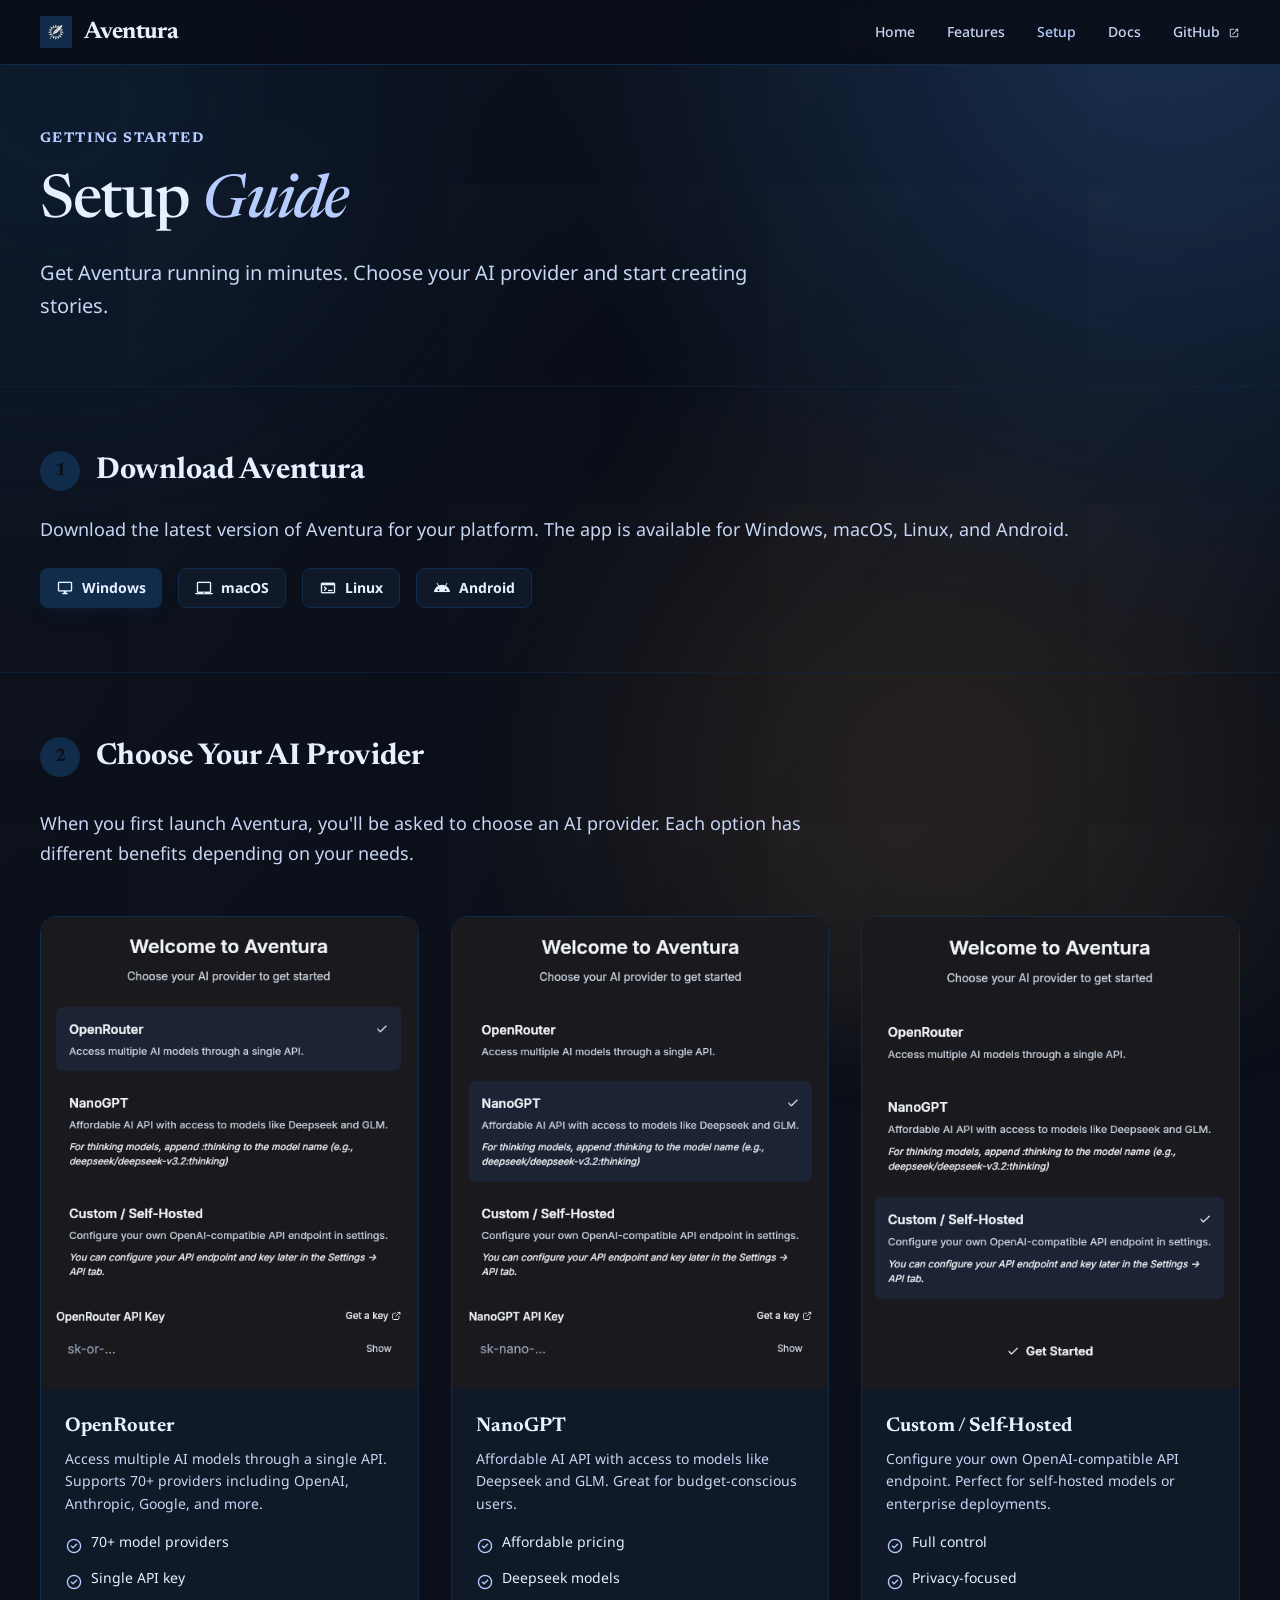
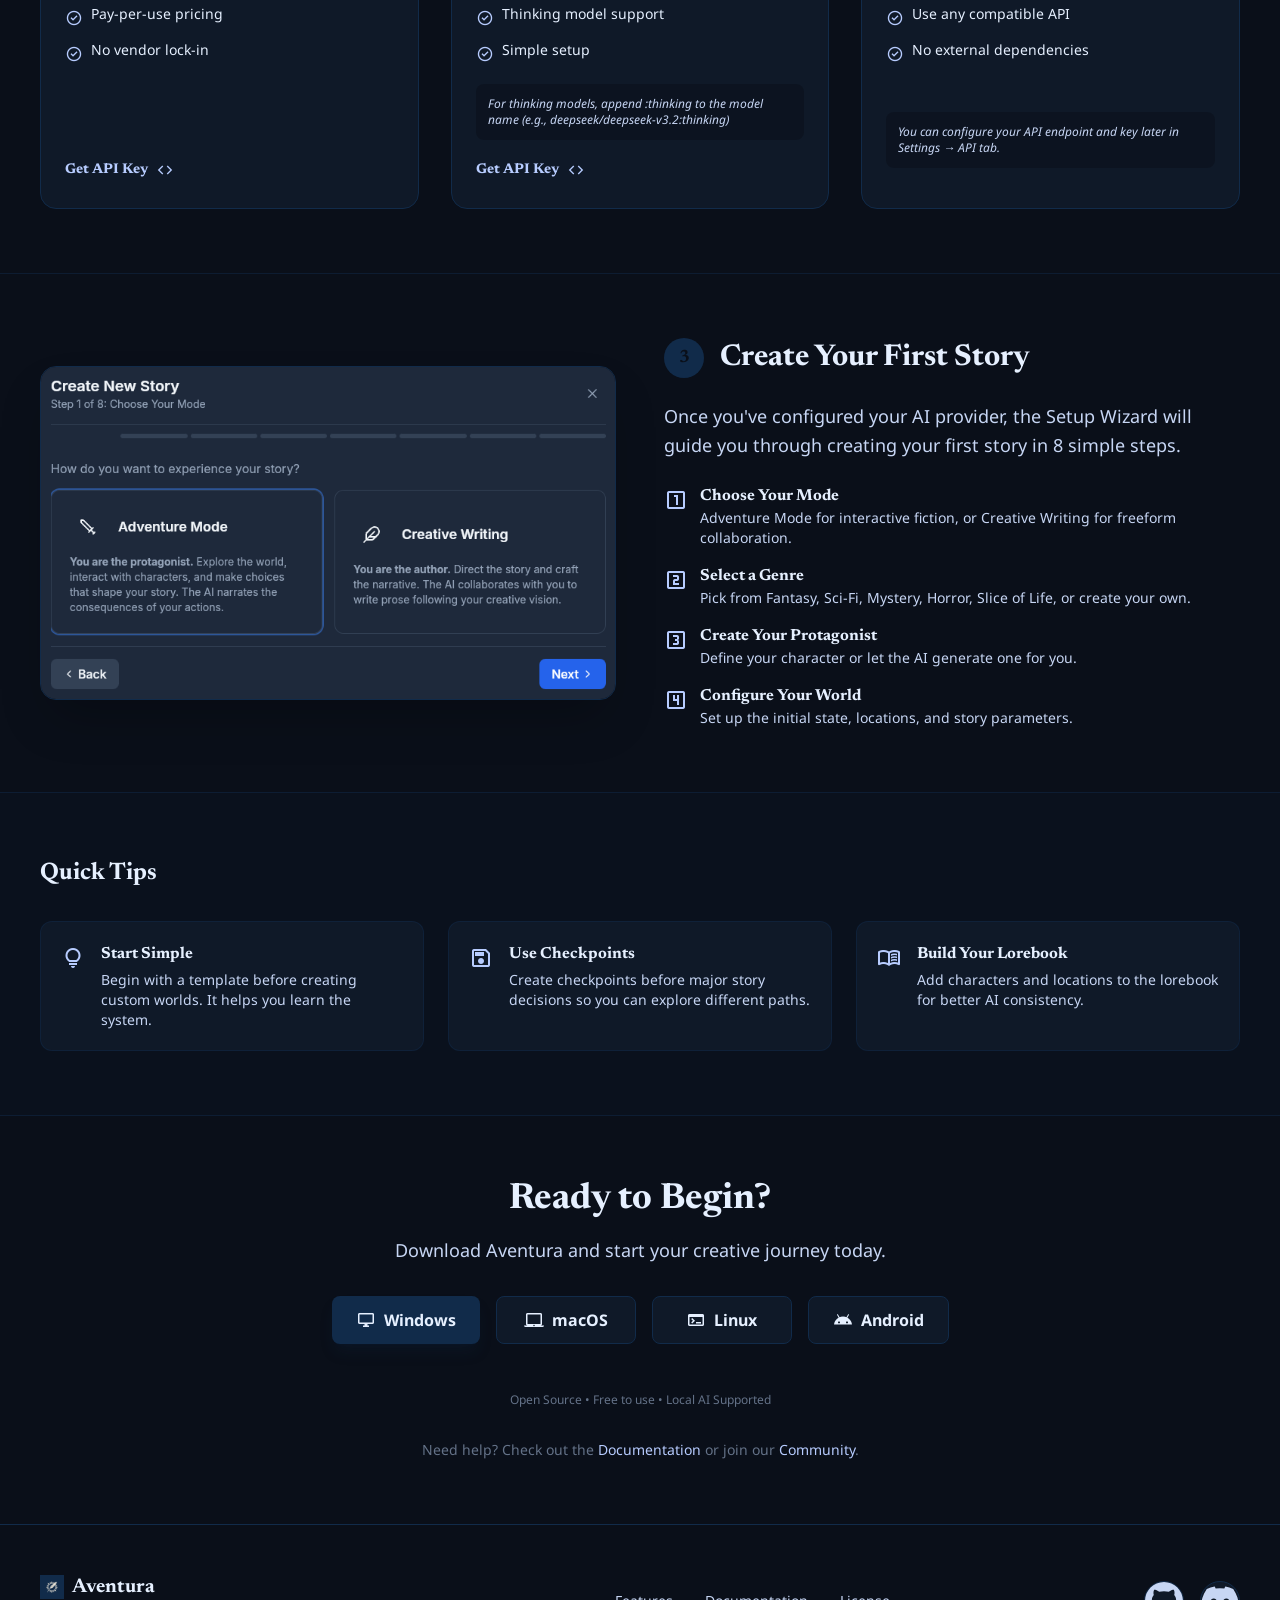
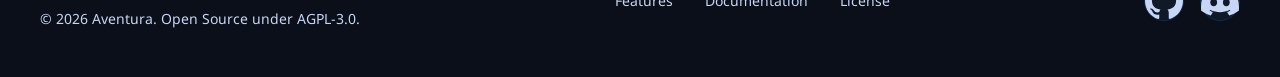
<file: website/pages/setup.html>
<!DOCTYPE html>
<html class="dark" lang="en">

<head>
  <meta charset="utf-8">
  <meta name="viewport" content="width=device-width, initial-scale=1.0">
  <meta name="description" content="Aventura - AI-powered interactive fiction and creative writing application">
  <link rel="icon" type="image/png" href="../images/logo.png"><!-- Fonts -->
  <link rel="preconnect" href="https://fonts.googleapis.com">
  <link rel="preconnect" href="https://fonts.gstatic.com" crossorigin>
  <link
    href="https://fonts.googleapis.com/css2?family=Newsreader:ital,opsz,wght@0,6..72,200..800;1,6..72,200..800&family=Noto+Sans:wght@400;500;700&display=swap"
    rel="stylesheet"><!-- Material Symbols -->
  <link href="https://fonts.googleapis.com/css2?family=Material+Symbols+Outlined:wght,FILL@100..700,0..1&display=swap"
    rel="stylesheet">
  <title>Documentation - Aventura</title>
  <link rel="stylesheet" href="../style.css">
</head>

<body class="font-display text-text-cream bg-background-dark min-h-screen">
  <div class="relative flex min-h-screen w-full flex-col overflow-x-hidden aurora-sky">
    <div id="header-include"></div>
    <main class="flex-1 flex flex-col items-center w-full"> <!-- Hero Section -->
      <section class="w-full max-w-7xl px-5 sm:px-10 py-12 md:py-16 border-b border-border-brown/50">
        <div class="flex flex-col gap-6 max-w-3xl"> <span
            class="text-primary text-sm font-bold tracking-widest uppercase">Getting Started</span>
          <h1 class="text-text-cream text-5xl sm:text-6xl font-medium leading-tight tracking-tight">
            Setup <span class="text-primary italic">Guide</span> </h1>
          <p class="text-text-muted text-xl font-body leading-relaxed">
            Get Aventura running in minutes. Choose your AI provider and start creating stories.
          </p>
        </div>
      </section> <!-- Step 1: Download -->
      <section class="w-full max-w-7xl px-5 sm:px-10 py-16 border-b border-border-brown/50">
        <div class="flex flex-col md:flex-row gap-12 items-start">
          <div class="flex-1">
            <div class="flex items-center gap-4 mb-6"> <span
                class="w-10 h-10 rounded-full bg-primary flex items-center justify-center text-background-dark font-bold text-lg">1</span>
              <h2 class="text-2xl md:text-3xl font-bold text-text-cream">Download Aventura</h2>
            </div>
            <p class="text-text-muted text-lg font-body leading-relaxed mb-6">
              Download the latest version of Aventura for your platform. The app is available for Windows, macOS, Linux,
              and Android.
            </p>
          <div class="flex flex-wrap gap-4"> <a
              href="https://github.com/unkarelian/Aventura/releases/latest"
              data-platform="windows"
              class="flex items-center justify-center gap-2 rounded-lg transition-colors font-bold font-body h-10 px-4 text-sm bg-primary hover:bg-[#0d2139] text-text-cream shadow-lg shadow-primary/20">
              <span class="material-symbols-outlined text-[18px]">desktop_windows</span> <span>Windows</span> </a><a
              href="https://github.com/unkarelian/Aventura/releases/latest"
              data-platform="mac"
              class="flex items-center justify-center gap-2 rounded-lg transition-colors font-bold font-body h-10 px-4 text-sm bg-surface-dark border border-border-brown hover:border-primary/50 text-text-cream">
              <span class="material-symbols-outlined text-[18px]">laptop_mac</span> <span>macOS</span> </a><a
              href="https://github.com/unkarelian/Aventura/releases/latest"
              data-platform="linux"
              class="flex items-center justify-center gap-2 rounded-lg transition-colors font-bold font-body h-10 px-4 text-sm bg-surface-dark border border-border-brown hover:border-primary/50 text-text-cream">
              <span class="material-symbols-outlined text-[18px]">terminal</span> <span>Linux</span> </a><a
              href="https://github.com/unkarelian/Aventura/releases/latest"
              data-platform="android"
              class="flex items-center justify-center gap-2 rounded-lg transition-colors font-bold font-body h-10 px-4 text-sm bg-surface-dark border border-border-brown hover:border-primary/50 text-text-cream">
              <span class="material-symbols-outlined text-[18px]">android</span> <span>Android</span> </a> </div>
          </div>
        </div>
      </section> <!-- Step 2: Choose Provider -->
      <section class="w-full max-w-7xl px-5 sm:px-10 py-16 border-b border-border-brown/50">
        <div class="flex items-center gap-4 mb-8"> <span
            class="w-10 h-10 rounded-full bg-primary flex items-center justify-center text-background-dark font-bold text-lg">2</span>
          <h2 class="text-2xl md:text-3xl font-bold text-text-cream">Choose Your AI Provider</h2>
        </div>
        <p class="text-text-muted text-lg font-body leading-relaxed mb-12 max-w-3xl">
          When you first launch Aventura, you'll be asked to choose an AI provider. Each option has different benefits
          depending on your needs.
        </p>
        <div class="grid grid-cols-1 lg:grid-cols-3 gap-8">
          <div
            class="flex flex-col bg-surface-dark rounded-2xl border border-border-brown overflow-hidden hover:border-primary/40 transition-colors"
            id="openrouter">
            <div class="aspect-[4/5] bg-background-dark overflow-hidden"> <img src="../images/start-openrouter.png"
                alt="OpenRouter setup screen" class="w-full h-full object-cover object-top"> </div>
            <div class="p-6 flex flex-col flex-1">
              <h3 class="text-xl font-bold text-text-cream mb-2">OpenRouter</h3>
              <p class="text-text-muted font-body text-sm leading-relaxed mb-4">Access multiple AI models through a
                single API. Supports 70+ providers including OpenAI, Anthropic, Google, and more.</p>
              <ul class="space-y-2 mb-4 flex-1">
                <li class="flex items-start gap-2 text-sm"> <span
                    class="material-symbols-outlined text-primary text-lg">check_circle</span> <span
                    class="text-text-cream font-body">70+ model providers</span> </li>
                <li class="flex items-start gap-2 text-sm"> <span
                    class="material-symbols-outlined text-primary text-lg">check_circle</span> <span
                    class="text-text-cream font-body">Single API key</span> </li>
                <li class="flex items-start gap-2 text-sm"> <span
                    class="material-symbols-outlined text-primary text-lg">check_circle</span> <span
                    class="text-text-cream font-body">Pay-per-use pricing</span> </li>
                <li class="flex items-start gap-2 text-sm"> <span
                    class="material-symbols-outlined text-primary text-lg">check_circle</span> <span
                    class="text-text-cream font-body">No vendor lock-in</span> </li>
              </ul> <a href="https://openrouter.ai/" target="_blank" rel="noopener noreferrer"
                class="inline-flex items-center gap-2 text-primary hover:text-[#15355a] font-bold text-sm transition-colors">
                Get API Key
                <span class="material-symbols-outlined text-lg">code</span> </a>
            </div>
          </div>
          <div
            class="flex flex-col bg-surface-dark rounded-2xl border border-border-brown overflow-hidden hover:border-primary/40 transition-colors"
            id="nanogpt">
            <div class="aspect-[4/5] bg-background-dark overflow-hidden"> <img src="../images/start-nanogpt.png"
                alt="NanoGPT setup screen" class="w-full h-full object-cover object-top"> </div>
            <div class="p-6 flex flex-col flex-1">
              <h3 class="text-xl font-bold text-text-cream mb-2">NanoGPT</h3>
              <p class="text-text-muted font-body text-sm leading-relaxed mb-4">Affordable AI API with access to models
                like Deepseek and GLM. Great for budget-conscious users.</p>
              <ul class="space-y-2 mb-4 flex-1">
                <li class="flex items-start gap-2 text-sm"> <span
                    class="material-symbols-outlined text-primary text-lg">check_circle</span> <span
                    class="text-text-cream font-body">Affordable pricing</span> </li>
                <li class="flex items-start gap-2 text-sm"> <span
                    class="material-symbols-outlined text-primary text-lg">check_circle</span> <span
                    class="text-text-cream font-body">Deepseek models</span> </li>
                <li class="flex items-start gap-2 text-sm"> <span
                    class="material-symbols-outlined text-primary text-lg">check_circle</span> <span
                    class="text-text-cream font-body">Thinking model support</span> </li>
                <li class="flex items-start gap-2 text-sm"> <span
                    class="material-symbols-outlined text-primary text-lg">check_circle</span> <span
                    class="text-text-cream font-body">Simple setup</span> </li>
              </ul>
              <div class="bg-background-dark/50 rounded-lg p-3 mb-4">
                <p class="text-text-muted text-xs font-body italic">For thinking models, append :thinking to the model
                  name (e.g., deepseek/deepseek-v3.2:thinking)</p>
              </div> <a href="https://nano-gpt.com/" target="_blank" rel="noopener noreferrer"
                class="inline-flex items-center gap-2 text-primary hover:text-[#15355a] font-bold text-sm transition-colors">
                Get API Key
                <span class="material-symbols-outlined text-lg">code</span> </a>
            </div>
          </div>
          <div
            class="flex flex-col bg-surface-dark rounded-2xl border border-border-brown overflow-hidden hover:border-primary/40 transition-colors"
            id="custom">
            <div class="aspect-[4/5] bg-background-dark overflow-hidden"> <img src="../images/start-custom.png"
                alt="Custom / Self-Hosted setup screen" class="w-full h-full object-cover object-top"> </div>
            <div class="p-6 flex flex-col flex-1">
              <h3 class="text-xl font-bold text-text-cream mb-2">Custom / Self-Hosted</h3>
              <p class="text-text-muted font-body text-sm leading-relaxed mb-4">Configure your own OpenAI-compatible API
                endpoint. Perfect for self-hosted models or enterprise deployments.</p>
              <ul class="space-y-2 mb-4 flex-1">
                <li class="flex items-start gap-2 text-sm"> <span
                    class="material-symbols-outlined text-primary text-lg">check_circle</span> <span
                    class="text-text-cream font-body">Full control</span> </li>
                <li class="flex items-start gap-2 text-sm"> <span
                    class="material-symbols-outlined text-primary text-lg">check_circle</span> <span
                    class="text-text-cream font-body">Privacy-focused</span> </li>
                <li class="flex items-start gap-2 text-sm"> <span
                    class="material-symbols-outlined text-primary text-lg">check_circle</span> <span
                    class="text-text-cream font-body">Use any compatible API</span> </li>
                <li class="flex items-start gap-2 text-sm"> <span
                    class="material-symbols-outlined text-primary text-lg">check_circle</span> <span
                    class="text-text-cream font-body">No external dependencies</span> </li>
              </ul>
              <div class="bg-background-dark/50 rounded-lg p-3 mb-4">
                <p class="text-text-muted text-xs font-body italic">You can configure your API endpoint and key later in
                  Settings → API tab.</p>
              </div>
            </div>
          </div>
        </div>
      </section> <!-- Step 3: Create Story -->
      <section class="w-full max-w-7xl px-5 sm:px-10 py-16">
        <div class="flex flex-col md:flex-row gap-12 items-center">
          <div class="flex-1 order-2 md:order-1">
            <div class="rounded-2xl overflow-hidden border border-border-brown shadow-2xl"> <img
                src="../images/wizard.png" alt="Aventura story creation wizard" class="w-full"> </div>
          </div>
          <div class="flex-1 order-1 md:order-2">
            <div class="flex items-center gap-4 mb-6"> <span
                class="w-10 h-10 rounded-full bg-primary flex items-center justify-center text-background-dark font-bold text-lg">3</span>
              <h2 class="text-2xl md:text-3xl font-bold text-text-cream">Create Your First Story</h2>
            </div>
            <p class="text-text-muted text-lg font-body leading-relaxed mb-6">
              Once you've configured your AI provider, the Setup Wizard will guide you through creating your first story
              in 8 simple steps.
            </p>
            <div class="space-y-4">
              <div class="flex items-start gap-3"> <span
                  class="material-symbols-outlined text-primary mt-1">looks_one</span>
                <div>
                  <p class="text-text-cream font-bold">Choose Your Mode</p>
                  <p class="text-text-muted text-sm font-body">Adventure Mode for interactive fiction, or Creative
                    Writing for freeform collaboration.</p>
                </div>
              </div>
              <div class="flex items-start gap-3"> <span
                  class="material-symbols-outlined text-primary mt-1">looks_two</span>
                <div>
                  <p class="text-text-cream font-bold">Select a Genre</p>
                  <p class="text-text-muted text-sm font-body">Pick from Fantasy, Sci-Fi, Mystery, Horror, Slice of
                    Life, or create your own.</p>
                </div>
              </div>
              <div class="flex items-start gap-3"> <span
                  class="material-symbols-outlined text-primary mt-1">looks_3</span>
                <div>
                  <p class="text-text-cream font-bold">Create Your Protagonist</p>
                  <p class="text-text-muted text-sm font-body">Define your character or let the AI generate one for you.
                  </p>
                </div>
              </div>
              <div class="flex items-start gap-3"> <span
                  class="material-symbols-outlined text-primary mt-1">looks_4</span>
                <div>
                  <p class="text-text-cream font-bold">Configure Your World</p>
                  <p class="text-text-muted text-sm font-body">Set up the initial state, locations, and story
                    parameters.</p>
                </div>
              </div>
            </div>
          </div>
        </div>
      </section> <!-- Tips Section -->
      <section class="w-full bg-surface-dark/30 border-y border-border-brown/50">
        <div class="max-w-7xl mx-auto px-5 sm:px-10 py-16">
          <h2 class="text-2xl font-bold text-text-cream mb-8">Quick Tips</h2>
          <div class="grid grid-cols-1 md:grid-cols-2 lg:grid-cols-3 gap-6">
            <div class="flex gap-4 p-5 rounded-xl bg-surface-dark border border-border-brown/50"> <span
                class="material-symbols-outlined text-primary text-2xl shrink-0">lightbulb</span>
              <div>
                <p class="text-text-cream font-bold mb-1">Start Simple</p>
                <p class="text-text-muted text-sm font-body">Begin with a template before creating custom worlds. It
                  helps you learn the system.</p>
              </div>
            </div>
            <div class="flex gap-4 p-5 rounded-xl bg-surface-dark border border-border-brown/50"> <span
                class="material-symbols-outlined text-primary text-2xl shrink-0">save</span>
              <div>
                <p class="text-text-cream font-bold mb-1">Use Checkpoints</p>
                <p class="text-text-muted text-sm font-body">Create checkpoints before major story decisions so you can
                  explore different paths.</p>
              </div>
            </div>
            <div class="flex gap-4 p-5 rounded-xl bg-surface-dark border border-border-brown/50"> <span
                class="material-symbols-outlined text-primary text-2xl shrink-0">menu_book</span>
              <div>
                <p class="text-text-cream font-bold mb-1">Build Your Lorebook</p>
                <p class="text-text-muted text-sm font-body">Add characters and locations to the lorebook for better AI
                  consistency.</p>
              </div>
            </div>
          </div>
        </div>
      </section> <!-- CTA Section -->
      <section class="w-full max-w-7xl px-5 sm:px-10 py-16">
        <div class="flex flex-col items-center text-center gap-8">
          <div class="flex flex-col gap-4">
            <h2 class="text-3xl md:text-4xl font-bold text-text-cream">Ready to Begin?</h2>
            <p class="text-text-muted text-lg font-body max-w-xl">Download Aventura and start your creative journey
              today.</p>
          </div>
          <div class="flex flex-wrap gap-4 w-full justify-center"> <a
              href="https://github.com/unkarelian/Aventura/releases/latest"
              data-platform="windows"
              class="flex items-center justify-center gap-2 rounded-lg transition-colors font-bold font-body flex-1 sm:flex-none min-w-[140px] h-12 px-6 text-base bg-primary hover:bg-[#0d2139] text-text-cream shadow-lg shadow-primary/20">
              <span class="material-symbols-outlined text-[20px]">desktop_windows</span> <span>Windows</span> </a><a
              href="https://github.com/unkarelian/Aventura/releases/latest"
              data-platform="mac"
              class="flex items-center justify-center gap-2 rounded-lg transition-colors font-bold font-body flex-1 sm:flex-none min-w-[140px] h-12 px-6 text-base bg-surface-dark border border-border-brown hover:border-primary/50 text-text-cream">
              <span class="material-symbols-outlined text-[20px]">laptop_mac</span> <span>macOS</span> </a><a
              href="https://github.com/unkarelian/Aventura/releases/latest"
              data-platform="linux"
              class="flex items-center justify-center gap-2 rounded-lg transition-colors font-bold font-body flex-1 sm:flex-none min-w-[140px] h-12 px-6 text-base bg-surface-dark border border-border-brown hover:border-primary/50 text-text-cream">
              <span class="material-symbols-outlined text-[20px]">terminal</span> <span>Linux</span> </a><a
              href="https://github.com/unkarelian/Aventura/releases/latest"
              data-platform="android"
              class="flex items-center justify-center gap-2 rounded-lg transition-colors font-bold font-body flex-1 sm:flex-none min-w-[140px] h-12 px-6 text-base bg-surface-dark border border-border-brown hover:border-primary/50 text-text-cream">
              <span class="material-symbols-outlined text-[20px]">android</span> <span>Android</span> </a> </div>
          <p class="text-text-muted/60 text-xs font-body mt-4">
            Open Source &bull; Free to use &bull; Local AI Supported
          </p>
          <p class="text-text-muted/60 text-sm font-body">
            Need help? Check out the <a href="docs.html" class="text-primary hover:underline">Documentation</a> or join
            our <a href="https://discord.gg/SyGGcXjbR6" target="_blank" rel="noopener noreferrer"
              class="text-primary hover:underline">Community</a>.
          </p>
        </div>
      </section>
    </main>
    <div id="footer-include"></div>
  </div>
  <script src="../includes.js"></script>
  <script type="module" src="../release-dynamic.js"></script>
</body>

</html>
</file>
<file: website/style.css>
/* 
   Aventura Styles 
  
  Welcome, CSS explorer! You've ventured into the styling realm.
  
  Fun fact: This entire color scheme is based on #112b4a
  (That's "midnight blue" in human speak)
  
  If you're reading this, you're probably a developer.
  We like you already. Come contribute! 
  
  P.S. The mascot helped pick these colors. True story.
*/
*,:before,:after{--tw-border-spacing-x: 0;--tw-border-spacing-y: 0;--tw-translate-x: 0;--tw-translate-y: 0;--tw-rotate: 0;--tw-skew-x: 0;--tw-skew-y: 0;--tw-scale-x: 1;--tw-scale-y: 1;--tw-pan-x: ;--tw-pan-y: ;--tw-pinch-zoom: ;--tw-scroll-snap-strictness: proximity;--tw-gradient-from-position: ;--tw-gradient-via-position: ;--tw-gradient-to-position: ;--tw-ordinal: ;--tw-slashed-zero: ;--tw-numeric-figure: ;--tw-numeric-spacing: ;--tw-numeric-fraction: ;--tw-ring-inset: ;--tw-ring-offset-width: 0px;--tw-ring-offset-color: #fff;--tw-ring-color: rgb(59 130 246 / .5);--tw-ring-offset-shadow: 0 0 #0000;--tw-ring-shadow: 0 0 #0000;--tw-shadow: 0 0 #0000;--tw-shadow-colored: 0 0 #0000;--tw-blur: ;--tw-brightness: ;--tw-contrast: ;--tw-grayscale: ;--tw-hue-rotate: ;--tw-invert: ;--tw-saturate: ;--tw-sepia: ;--tw-drop-shadow: ;--tw-backdrop-blur: ;--tw-backdrop-brightness: ;--tw-backdrop-contrast: ;--tw-backdrop-grayscale: ;--tw-backdrop-hue-rotate: ;--tw-backdrop-invert: ;--tw-backdrop-opacity: ;--tw-backdrop-saturate: ;--tw-backdrop-sepia: ;--tw-contain-size: ;--tw-contain-layout: ;--tw-contain-paint: ;--tw-contain-style: }::backdrop{--tw-border-spacing-x: 0;--tw-border-spacing-y: 0;--tw-translate-x: 0;--tw-translate-y: 0;--tw-rotate: 0;--tw-skew-x: 0;--tw-skew-y: 0;--tw-scale-x: 1;--tw-scale-y: 1;--tw-pan-x: ;--tw-pan-y: ;--tw-pinch-zoom: ;--tw-scroll-snap-strictness: proximity;--tw-gradient-from-position: ;--tw-gradient-via-position: ;--tw-gradient-to-position: ;--tw-ordinal: ;--tw-slashed-zero: ;--tw-numeric-figure: ;--tw-numeric-spacing: ;--tw-numeric-fraction: ;--tw-ring-inset: ;--tw-ring-offset-width: 0px;--tw-ring-offset-color: #fff;--tw-ring-color: rgb(59 130 246 / .5);--tw-ring-offset-shadow: 0 0 #0000;--tw-ring-shadow: 0 0 #0000;--tw-shadow: 0 0 #0000;--tw-shadow-colored: 0 0 #0000;--tw-blur: ;--tw-brightness: ;--tw-contrast: ;--tw-grayscale: ;--tw-hue-rotate: ;--tw-invert: ;--tw-saturate: ;--tw-sepia: ;--tw-drop-shadow: ;--tw-backdrop-blur: ;--tw-backdrop-brightness: ;--tw-backdrop-contrast: ;--tw-backdrop-grayscale: ;--tw-backdrop-hue-rotate: ;--tw-backdrop-invert: ;--tw-backdrop-opacity: ;--tw-backdrop-saturate: ;--tw-backdrop-sepia: ;--tw-contain-size: ;--tw-contain-layout: ;--tw-contain-paint: ;--tw-contain-style: }*,:before,:after{box-sizing:border-box;border-width:0;border-style:solid;border-color:#e5e7eb}:before,:after{--tw-content: ""}html,:host{line-height:1.5;-webkit-text-size-adjust:100%;-moz-tab-size:4;-o-tab-size:4;tab-size:4;font-family:ui-sans-serif,system-ui,sans-serif,"Apple Color Emoji","Segoe UI Emoji",Segoe UI Symbol,"Noto Color Emoji";font-feature-settings:normal;font-variation-settings:normal;-webkit-tap-highlight-color:transparent}body{margin:0;line-height:inherit}hr{height:0;color:inherit;border-top-width:1px}abbr:where([title]){-webkit-text-decoration:underline dotted;text-decoration:underline dotted}h1,h2,h3,h4,h5,h6{font-size:inherit;font-weight:inherit}a{color:inherit;text-decoration:inherit}b,strong{font-weight:bolder}code,kbd,samp,pre{font-family:ui-monospace,SFMono-Regular,Menlo,Monaco,Consolas,Liberation Mono,Courier New,monospace;font-feature-settings:normal;font-variation-settings:normal;font-size:1em}small{font-size:80%}sub,sup{font-size:75%;line-height:0;position:relative;vertical-align:baseline}sub{bottom:-.25em}sup{top:-.5em}table{text-indent:0;border-color:inherit;border-collapse:collapse}button,input,optgroup,select,textarea{font-family:inherit;font-feature-settings:inherit;font-variation-settings:inherit;font-size:100%;font-weight:inherit;line-height:inherit;letter-spacing:inherit;color:inherit;margin:0;padding:0}button,select{text-transform:none}button,input:where([type=button]),input:where([type=reset]),input:where([type=submit]){-webkit-appearance:button;background-color:transparent;background-image:none}:-moz-focusring{outline:auto}:-moz-ui-invalid{box-shadow:none}progress{vertical-align:baseline}::-webkit-inner-spin-button,::-webkit-outer-spin-button{height:auto}[type=search]{-webkit-appearance:textfield;outline-offset:-2px}::-webkit-search-decoration{-webkit-appearance:none}::-webkit-file-upload-button{-webkit-appearance:button;font:inherit}summary{display:list-item}blockquote,dl,dd,h1,h2,h3,h4,h5,h6,hr,figure,p,pre{margin:0}fieldset{margin:0;padding:0}legend{padding:0}ol,ul,menu{list-style:none;margin:0;padding:0}dialog{padding:0}textarea{resize:vertical}input::-moz-placeholder,textarea::-moz-placeholder{opacity:1;color:#9ca3af}input::placeholder,textarea::placeholder{opacity:1;color:#9ca3af}button,[role=button]{cursor:pointer}:disabled{cursor:default}img,svg,video,canvas,audio,iframe,embed,object{display:block;vertical-align:middle}img,video{max-width:100%;height:auto}[hidden]:where(:not([hidden=until-found])){display:none}html{scroll-behavior:smooth}body{-webkit-font-smoothing:antialiased;-moz-osx-font-smoothing:grayscale}.btn-primary{display:flex;height:3rem;cursor:pointer;align-items:center;justify-content:center;gap:.5rem;border-radius:.5rem;--tw-bg-opacity: 1;background-color:rgb(17 43 74 / var(--tw-bg-opacity, 1));padding-left:1.5rem;padding-right:1.5rem;font-family:Noto Sans,sans-serif;font-size:1rem;line-height:1.5rem;font-weight:700;--tw-text-opacity: 1;color:rgb(255 255 255 / var(--tw-text-opacity, 1));--tw-shadow: 0 10px 15px -3px rgb(0 0 0 / .1), 0 4px 6px -4px rgb(0 0 0 / .1);--tw-shadow-colored: 0 10px 15px -3px var(--tw-shadow-color), 0 4px 6px -4px var(--tw-shadow-color);box-shadow:var(--tw-ring-offset-shadow, 0 0 #0000),var(--tw-ring-shadow, 0 0 #0000),var(--tw-shadow);--tw-shadow-color: rgb(17 43 74 / .2);--tw-shadow: var(--tw-shadow-colored);transition-property:color,background-color,border-color,text-decoration-color,fill,stroke;transition-timing-function:cubic-bezier(.4,0,.2,1);transition-duration:.15s}.btn-primary:hover{--tw-bg-opacity: 1;background-color:rgb(13 33 57 / var(--tw-bg-opacity, 1))}.btn-secondary{display:flex;height:3rem;cursor:pointer;align-items:center;justify-content:center;gap:.5rem;border-radius:.5rem;border-width:1px;--tw-border-opacity: 1;border-color:rgb(17 43 74 / var(--tw-border-opacity, 1));--tw-bg-opacity: 1;background-color:rgb(15 25 40 / var(--tw-bg-opacity, 1));padding-left:1.5rem;padding-right:1.5rem;font-family:Noto Sans,sans-serif;font-size:1rem;line-height:1.5rem;font-weight:700;--tw-text-opacity: 1;color:rgb(230 240 255 / var(--tw-text-opacity, 1));transition-property:color,background-color,border-color,text-decoration-color,fill,stroke;transition-timing-function:cubic-bezier(.4,0,.2,1);transition-duration:.15s}.btn-secondary:hover{border-color:#112b4a80}.feature-card{display:flex;flex-direction:column;border-radius:1rem;border-width:1px;--tw-border-opacity: 1;border-color:rgb(17 43 74 / var(--tw-border-opacity, 1));--tw-bg-opacity: 1;background-color:rgb(15 25 40 / var(--tw-bg-opacity, 1));padding:2rem;transition-property:all;transition-timing-function:cubic-bezier(.4,0,.2,1);transition-duration:.3s}.feature-card:hover{--tw-translate-y: -.25rem;transform:translate(var(--tw-translate-x),var(--tw-translate-y)) rotate(var(--tw-rotate)) skew(var(--tw-skew-x)) skewY(var(--tw-skew-y)) scaleX(var(--tw-scale-x)) scaleY(var(--tw-scale-y));border-color:#112b4a66}.feature-icon{margin-bottom:1.5rem;display:flex;height:3.5rem;width:3.5rem;align-items:center;justify-content:center;border-radius:.75rem;background-color:#112b4a1a;--tw-text-opacity: 1;color:rgb(160 180 210 / var(--tw-text-opacity, 1));transition-property:color,background-color,border-color,text-decoration-color,fill,stroke;transition-timing-function:cubic-bezier(.4,0,.2,1);transition-duration:.15s}.absolute{position:absolute}.relative{position:relative}.sticky{position:sticky}.inset-0{inset:0}.bottom-6{bottom:1.5rem}.left-6{left:1.5rem}.right-4{right:1rem}.right-6{right:1.5rem}.top-0{top:0}.top-4{top:1rem}.z-50{z-index:50}.order-1{order:1}.order-2{order:2}.mx-auto{margin-left:auto;margin-right:auto}.my-1{margin-top:.25rem;margin-bottom:.25rem}.mb-1{margin-bottom:.25rem}.mb-12{margin-bottom:3rem}.mb-16{margin-bottom:4rem}.mb-2{margin-bottom:.5rem}.mb-3{margin-bottom:.75rem}.mb-4{margin-bottom:1rem}.mb-6{margin-bottom:1.5rem}.mb-8{margin-bottom:2rem}.ml-1{margin-left:.25rem}.mt-1{margin-top:.25rem}.mt-12{margin-top:3rem}.mt-2{margin-top:.5rem}.mt-4{margin-top:1rem}.mt-auto{margin-top:auto}.line-clamp-2{overflow:hidden;display:-webkit-box;-webkit-box-orient:vertical;-webkit-line-clamp:2}.block{display:block}.flex{display:flex}.inline-flex{display:inline-flex}.grid{display:grid}.hidden{display:none}.aspect-\[4\/3\]{aspect-ratio:4/3}.aspect-\[4\/5\]{aspect-ratio:4/5}.h-10{height:2.5rem}.h-12{height:3rem}.h-16{height:4rem}.h-2{height:.5rem}.h-48{height:12rem}.h-6{height:1.5rem}.h-8{height:2rem}.h-full{height:100%}.h-px{height:1px}.min-h-screen{min-height:100vh}.w-10{width:2.5rem}.w-12{width:3rem}.w-16{width:4rem}.w-2{width:.5rem}.w-48{width:12rem}.w-6{width:1.5rem}.w-8{width:2rem}.w-full{width:100%}.min-w-\[140px\]{min-width:140px}.max-w-2xl{max-width:42rem}.max-w-3xl{max-width:48rem}.max-w-7xl{max-width:80rem}.max-w-\[280px\]{max-width:280px}.max-w-\[600px\]{max-width:600px}.max-w-lg{max-width:32rem}.max-w-sm{max-width:24rem}.max-w-xl{max-width:36rem}.flex-1{flex:1 1 0%}.shrink-0{flex-shrink:0}.rotate-1{--tw-rotate: 1deg;transform:translate(var(--tw-translate-x),var(--tw-translate-y)) rotate(var(--tw-rotate)) skew(var(--tw-skew-x)) skewY(var(--tw-skew-y)) scaleX(var(--tw-scale-x)) scaleY(var(--tw-scale-y))}@keyframes pulse{50%{opacity:.5}}.animate-pulse{animation:pulse 2s cubic-bezier(.4,0,.6,1) infinite}.cursor-pointer{cursor:pointer}.list-none{list-style-type:none}.grid-cols-1{grid-template-columns:repeat(1,minmax(0,1fr))}.grid-cols-2{grid-template-columns:repeat(2,minmax(0,1fr))}.flex-col{flex-direction:column}.flex-col-reverse{flex-direction:column-reverse}.flex-wrap{flex-wrap:wrap}.items-start{align-items:flex-start}.items-center{align-items:center}.justify-center{justify-content:center}.justify-between{justify-content:space-between}.gap-1{gap:.25rem}.gap-10{gap:2.5rem}.gap-12{gap:3rem}.gap-2{gap:.5rem}.gap-3{gap:.75rem}.gap-4{gap:1rem}.gap-6{gap:1.5rem}.gap-8{gap:2rem}.space-y-2>:not([hidden])~:not([hidden]){--tw-space-y-reverse: 0;margin-top:calc(.5rem * calc(1 - var(--tw-space-y-reverse)));margin-bottom:calc(.5rem * var(--tw-space-y-reverse))}.space-y-3>:not([hidden])~:not([hidden]){--tw-space-y-reverse: 0;margin-top:calc(.75rem * calc(1 - var(--tw-space-y-reverse)));margin-bottom:calc(.75rem * var(--tw-space-y-reverse))}.space-y-4>:not([hidden])~:not([hidden]){--tw-space-y-reverse: 0;margin-top:calc(1rem * calc(1 - var(--tw-space-y-reverse)));margin-bottom:calc(1rem * var(--tw-space-y-reverse))}.overflow-hidden{overflow:hidden}.overflow-x-hidden{overflow-x:hidden}.rounded{border-radius:.25rem}.rounded-2xl{border-radius:1rem}.rounded-full{border-radius:9999px}.rounded-lg{border-radius:.5rem}.rounded-xl{border-radius:.75rem}.border{border-width:1px}.border-2{border-width:2px}.border-y{border-top-width:1px;border-bottom-width:1px}.border-b{border-bottom-width:1px}.border-t{border-top-width:1px}.border-solid{border-style:solid}.border-border-brown{--tw-border-opacity: 1;border-color:rgb(17 43 74 / var(--tw-border-opacity, 1))}.border-border-brown\/50{border-color:#112b4a80}.border-primary\/30{border-color:#112b4a4d}.bg-background-dark{--tw-bg-opacity: 1;background-color:rgb(10 15 25 / var(--tw-bg-opacity, 1))}.bg-background-dark\/50{background-color:#0a0f1980}.bg-background-dark\/95{background-color:#0a0f19f2}.bg-border-brown{--tw-bg-opacity: 1;background-color:rgb(17 43 74 / var(--tw-bg-opacity, 1))}.bg-border-brown\/50{background-color:#112b4a80}.bg-primary{--tw-bg-opacity: 1;background-color:rgb(17 43 74 / var(--tw-bg-opacity, 1))}.bg-primary\/10{background-color:#112b4a1a}.bg-primary\/20{background-color:#112b4a33}.bg-surface-dark{--tw-bg-opacity: 1;background-color:rgb(15 25 40 / var(--tw-bg-opacity, 1))}.bg-surface-dark\/30{background-color:#0f19284d}.bg-surface-dark\/50{background-color:#0f192880}.bg-surface-dark\/95{background-color:#0f1928f2}.bg-gradient-to-br{background-image:linear-gradient(to bottom right,var(--tw-gradient-stops))}.bg-gradient-to-t{background-image:linear-gradient(to top,var(--tw-gradient-stops))}.from-background-dark\/80{--tw-gradient-from: rgb(10 15 25 / .8) var(--tw-gradient-from-position);--tw-gradient-to: rgb(10 15 25 / 0) var(--tw-gradient-to-position);--tw-gradient-stops: var(--tw-gradient-from), var(--tw-gradient-to)}.from-surface-dark{--tw-gradient-from: #0f1928 var(--tw-gradient-from-position);--tw-gradient-to: rgb(15 25 40 / 0) var(--tw-gradient-to-position);--tw-gradient-stops: var(--tw-gradient-from), var(--tw-gradient-to)}.via-background-dark{--tw-gradient-to: rgb(10 15 25 / 0) var(--tw-gradient-to-position);--tw-gradient-stops: var(--tw-gradient-from), #0a0f19 var(--tw-gradient-via-position), var(--tw-gradient-to)}.via-transparent{--tw-gradient-to: rgb(0 0 0 / 0) var(--tw-gradient-to-position);--tw-gradient-stops: var(--tw-gradient-from), transparent var(--tw-gradient-via-position), var(--tw-gradient-to)}.to-surface-dark{--tw-gradient-to: #0f1928 var(--tw-gradient-to-position)}.to-transparent{--tw-gradient-to: transparent var(--tw-gradient-to-position)}.object-cover{-o-object-fit:cover;object-fit:cover}.object-top{-o-object-position:top;object-position:top}.p-3{padding:.75rem}.p-4{padding:1rem}.p-5{padding:1.25rem}.p-6{padding:1.5rem}.px-2{padding-left:.5rem;padding-right:.5rem}.px-4{padding-left:1rem;padding-right:1rem}.px-5{padding-left:1.25rem;padding-right:1.25rem}.px-6{padding-left:1.5rem;padding-right:1.5rem}.py-1{padding-top:.25rem;padding-bottom:.25rem}.py-1\.5{padding-top:.375rem;padding-bottom:.375rem}.py-12{padding-top:3rem;padding-bottom:3rem}.py-16{padding-top:4rem;padding-bottom:4rem}.py-2{padding-top:.5rem;padding-bottom:.5rem}.py-20{padding-top:5rem;padding-bottom:5rem}.py-4{padding-top:1rem;padding-bottom:1rem}.pb-4{padding-bottom:1rem}.pb-5{padding-bottom:1.25rem}.pl-3{padding-left:.75rem}.pr-4{padding-right:1rem}.pt-1{padding-top:.25rem}.pt-2{padding-top:.5rem}.text-center{text-align:center}.align-middle{vertical-align:middle}.font-body{font-family:Noto Sans,sans-serif}.font-display{font-family:Newsreader,serif}.text-2xl{font-size:1.5rem;line-height:2rem}.text-3xl{font-size:1.875rem;line-height:2.25rem}.text-4xl{font-size:2.25rem;line-height:2.5rem}.text-5xl{font-size:3rem;line-height:1}.text-\[18px\]{font-size:18px}.text-\[20px\]{font-size:20px}.text-\[32px\]{font-size:32px}.text-base{font-size:1rem;line-height:1.5rem}.text-lg{font-size:1.125rem;line-height:1.75rem}.text-sm{font-size:.875rem;line-height:1.25rem}.text-xl{font-size:1.25rem;line-height:1.75rem}.text-xs{font-size:.75rem;line-height:1rem}.font-bold{font-weight:700}.font-medium{font-weight:500}.font-normal{font-weight:400}.uppercase{text-transform:uppercase}.italic{font-style:italic}.leading-\[1\.1\]{line-height:1.1}.leading-relaxed{line-height:1.625}.leading-tight{line-height:1.25}.tracking-tight{letter-spacing:-.025em}.tracking-wider{letter-spacing:.05em}.tracking-widest{letter-spacing:.1em}.text-background-dark{--tw-text-opacity: 1;color:rgb(10 15 25 / var(--tw-text-opacity, 1))}.text-primary{--tw-text-opacity: 1;color:rgb(17 43 74 / var(--tw-text-opacity, 1))}.text-text-cream{--tw-text-opacity: 1;color:rgb(230 240 255 / var(--tw-text-opacity, 1))}.text-text-muted{--tw-text-opacity: 1;color:rgb(160 180 210 / var(--tw-text-opacity, 1))}.text-text-muted\/60{color:#a0b4d299}.text-text-muted\/70{color:#a0b4d2b3}.opacity-90{opacity:.9}.shadow-2xl{--tw-shadow: 0 25px 50px -12px rgb(0 0 0 / .25);--tw-shadow-colored: 0 25px 50px -12px var(--tw-shadow-color);box-shadow:var(--tw-ring-offset-shadow, 0 0 #0000),var(--tw-ring-shadow, 0 0 #0000),var(--tw-shadow)}.shadow-lg{--tw-shadow: 0 10px 15px -3px rgb(0 0 0 / .1), 0 4px 6px -4px rgb(0 0 0 / .1);--tw-shadow-colored: 0 10px 15px -3px var(--tw-shadow-color), 0 4px 6px -4px var(--tw-shadow-color);box-shadow:var(--tw-ring-offset-shadow, 0 0 #0000),var(--tw-ring-shadow, 0 0 #0000),var(--tw-shadow)}.shadow-xl{--tw-shadow: 0 20px 25px -5px rgb(0 0 0 / .1), 0 8px 10px -6px rgb(0 0 0 / .1);--tw-shadow-colored: 0 20px 25px -5px var(--tw-shadow-color), 0 8px 10px -6px var(--tw-shadow-color);box-shadow:var(--tw-ring-offset-shadow, 0 0 #0000),var(--tw-ring-shadow, 0 0 #0000),var(--tw-shadow)}.shadow-primary\/20{--tw-shadow-color: rgb(17 43 74 / .2);--tw-shadow: var(--tw-shadow-colored)}.backdrop-blur-md{--tw-backdrop-blur: blur(12px);backdrop-filter:var(--tw-backdrop-blur) var(--tw-backdrop-brightness) var(--tw-backdrop-contrast) var(--tw-backdrop-grayscale) var(--tw-backdrop-hue-rotate) var(--tw-backdrop-invert) var(--tw-backdrop-opacity) var(--tw-backdrop-saturate) var(--tw-backdrop-sepia)}.backdrop-blur-sm{--tw-backdrop-blur: blur(4px);backdrop-filter:var(--tw-backdrop-blur) var(--tw-backdrop-brightness) var(--tw-backdrop-contrast) var(--tw-backdrop-grayscale) var(--tw-backdrop-hue-rotate) var(--tw-backdrop-invert) var(--tw-backdrop-opacity) var(--tw-backdrop-saturate) var(--tw-backdrop-sepia)}.transition-all{transition-property:all;transition-timing-function:cubic-bezier(.4,0,.2,1);transition-duration:.15s}.transition-colors{transition-property:color,background-color,border-color,text-decoration-color,fill,stroke;transition-timing-function:cubic-bezier(.4,0,.2,1);transition-duration:.15s}.transition-opacity{transition-property:opacity;transition-timing-function:cubic-bezier(.4,0,.2,1);transition-duration:.15s}.transition-transform{transition-property:transform;transition-timing-function:cubic-bezier(.4,0,.2,1);transition-duration:.15s}.duration-300{transition-duration:.3s}.hover\:rotate-0:hover{--tw-rotate: 0deg;transform:translate(var(--tw-translate-x),var(--tw-translate-y)) rotate(var(--tw-rotate)) skew(var(--tw-skew-x)) skewY(var(--tw-skew-y)) scaleX(var(--tw-scale-x)) scaleY(var(--tw-scale-y))}.hover\:border-border-brown:hover{--tw-border-opacity: 1;border-color:rgb(17 43 74 / var(--tw-border-opacity, 1))}.hover\:border-primary:hover{--tw-border-opacity: 1;border-color:rgb(17 43 74 / var(--tw-border-opacity, 1))}.hover\:border-primary\/30:hover{border-color:#112b4a4d}.hover\:border-primary\/40:hover{border-color:#112b4a66}.hover\:border-primary\/50:hover{border-color:#112b4a80}.hover\:bg-orange-600:hover{--tw-bg-opacity: 1;background-color:rgb(13 33 57 / var(--tw-bg-opacity, 1))}.hover\:text-orange-400:hover{--tw-text-opacity: 1;color:rgb(21 53 90 / var(--tw-text-opacity, 1))}.hover\:text-primary:hover{--tw-text-opacity: 1;color:rgb(17 43 74 / var(--tw-text-opacity, 1))}.hover\:underline:hover{text-decoration-line:underline}.hover\:opacity-90:hover{opacity:.9}.group[open] .group-open\:rotate-180{--tw-rotate: 180deg;transform:translate(var(--tw-translate-x),var(--tw-translate-y)) rotate(var(--tw-rotate)) skew(var(--tw-skew-x)) skewY(var(--tw-skew-y)) scaleX(var(--tw-scale-x)) scaleY(var(--tw-scale-y))}.group:hover .group-hover\:scale-110{--tw-scale-x: 1.1;--tw-scale-y: 1.1;transform:translate(var(--tw-translate-x),var(--tw-translate-y)) rotate(var(--tw-rotate)) skew(var(--tw-skew-x)) skewY(var(--tw-skew-y)) scaleX(var(--tw-scale-x)) scaleY(var(--tw-scale-y))}.group:hover .group-hover\:bg-primary{--tw-bg-opacity: 1;background-color:rgb(17 43 74 / var(--tw-bg-opacity, 1))}.group:hover .group-hover\:text-background-dark{--tw-text-opacity: 1;color:rgb(10 15 25 / var(--tw-text-opacity, 1))}@media(min-width:640px){.sm\:flex-none{flex:none}.sm\:grid-cols-2{grid-template-columns:repeat(2,minmax(0,1fr))}.sm\:grid-cols-3{grid-template-columns:repeat(3,minmax(0,1fr))}.sm\:px-10{padding-left:2.5rem;padding-right:2.5rem}.sm\:text-6xl{font-size:3.75rem;line-height:1}.sm\:text-xl{font-size:1.25rem;line-height:1.75rem}}@media(min-width:768px){.md\:order-1{order:1}.md\:order-2{order:2}.md\:flex{display:flex}.md\:hidden{display:none}.md\:h-64{height:16rem}.md\:w-64{width:16rem}.md\:w-auto{width:auto}.md\:grid-cols-2{grid-template-columns:repeat(2,minmax(0,1fr))}.md\:grid-cols-3{grid-template-columns:repeat(3,minmax(0,1fr))}.md\:flex-row{flex-direction:row}.md\:items-start{align-items:flex-start}.md\:items-center{align-items:center}.md\:py-16{padding-top:4rem;padding-bottom:4rem}.md\:py-20{padding-top:5rem;padding-bottom:5rem}.md\:text-3xl{font-size:1.875rem;line-height:2.25rem}.md\:text-4xl{font-size:2.25rem;line-height:2.5rem}}@media(min-width:1024px){.lg\:w-1\/2{width:50%}.lg\:grid-cols-3{grid-template-columns:repeat(3,minmax(0,1fr))}.lg\:grid-cols-4{grid-template-columns:repeat(4,minmax(0,1fr))}.lg\:grid-cols-5{grid-template-columns:repeat(5,minmax(0,1fr))}.lg\:flex-row{flex-direction:row}.lg\:items-center{align-items:center}.lg\:justify-end{justify-content:flex-end}.lg\:gap-16{gap:4rem}.lg\:text-7xl{font-size:4.5rem;line-height:1}}

/* Cinematic polish */
.aurora-sky {
  position: relative;
  isolation: isolate;
}
.aurora-sky::before,
.aurora-sky::after {
  content: "";
  position: fixed;
  inset: -15%;
  pointer-events: none;
  z-index: -1;
}
.aurora-sky::before {
  background:
    radial-gradient(circle at 15% 20%, rgba(17, 43, 74, 0.55), transparent 32%),
    radial-gradient(circle at 82% 12%, rgba(52, 102, 170, 0.45), transparent 38%),
    radial-gradient(circle at 68% 78%, rgba(203, 140, 73, 0.2), transparent 32%);
  filter: blur(50px);
  opacity: 0.85;
  animation: auroraDrift 18s ease-in-out infinite;
}
.aurora-sky::after {
  background-image:
    linear-gradient(135deg, rgba(255, 255, 255, 0.06) 0, rgba(255, 255, 255, 0) 45%),
    radial-gradient(circle at 12% 68%, rgba(255, 255, 255, 0.06), transparent 38%);
  background-size: 320px 320px, 100% 100%;
  mix-blend-mode: screen;
  opacity: 0.16;
}
@keyframes auroraDrift {
  0% { transform: translate3d(0, 0, 0) scale(1); }
  50% { transform: translate3d(-2%, 1%, 0) scale(1.04); }
  100% { transform: translate3d(1%, -1%, 0) scale(1); }
}

.hero-shell {
  position: relative;
  border: 1px solid rgba(17, 43, 74, 0.25);
  border-radius: 1.75rem;
  background: linear-gradient(145deg, rgba(15, 25, 40, 0.85), rgba(10, 15, 25, 0.75));
  box-shadow: 0 25px 70px rgba(0, 0, 0, 0.35), 0 0 0 1px rgba(17, 43, 74, 0.35);
  overflow: visible;
}
.hero-shell::before {
  content: "";
  position: absolute;
  inset: 0;
  background:
    radial-gradient(circle at 18% 20%, rgba(17, 43, 74, 0.35), transparent 45%),
    radial-gradient(circle at 82% 0%, rgba(60, 109, 179, 0.25), transparent 40%);
  filter: blur(10px);
  opacity: 0.85;
  pointer-events: none;
}
.hero-shell::after {
  content: "";
  position: absolute;
  inset: 1px;
  border-radius: 1.65rem;
  border: 1px solid rgba(255, 255, 255, 0.04);
  pointer-events: none;
}

.hero-sparks {
  position: absolute;
  inset: 0;
  pointer-events: none;
  overflow: hidden;
}
.hero-sparks span {
  position: absolute;
  width: 8px;
  height: 8px;
  background: radial-gradient(circle, rgba(230, 240, 255, 0.9) 0, rgba(230, 240, 255, 0.3) 60%, transparent 70%);
  filter: drop-shadow(0 0 8px rgba(230, 240, 255, 0.4));
  border-radius: 9999px;
  opacity: 0.7;
}
.hero-sparks .spark-1 { top: 14%; left: 10%; animation: emberFloat1 11s ease-in-out infinite; }
.hero-sparks .spark-2 { top: 8%; right: 18%; animation: emberFloat2 13s ease-in-out infinite; }
.hero-sparks .spark-3 { bottom: 12%; left: 18%; animation: emberFloat3 12s ease-in-out infinite; }
.hero-sparks .spark-4 { bottom: 6%; right: 8%; animation: emberFloat4 14s ease-in-out infinite; }
.hero-sparks .spark-5 { top: 40%; left: 48%; animation: emberFloat5 10s ease-in-out infinite; }
@keyframes emberFloat1 {
  0% { transform: translateY(0) translateX(0) scale(1); }
  25% { transform: translateY(-20px) translateX(15px) scale(1.1); }
  50% { transform: translateY(-5px) translateX(-8px) scale(0.95); }
  75% { transform: translateY(-15px) translateX(10px) scale(1.05); }
  100% { transform: translateY(0) translateX(0) scale(1); }
}
@keyframes emberFloat2 {
  0% { transform: translateY(0) translateX(0) scale(1); }
  25% { transform: translateY(-12px) translateX(-18px) scale(1.05); }
  50% { transform: translateY(-25px) translateX(5px) scale(1.1); }
  75% { transform: translateY(-8px) translateX(-12px) scale(0.98); }
  100% { transform: translateY(0) translateX(0) scale(1); }
}
@keyframes emberFloat3 {
  0% { transform: translateY(0) translateX(0) scale(1); }
  33% { transform: translateY(-18px) translateX(-10px) scale(1.08); }
  66% { transform: translateY(-10px) translateX(15px) scale(0.96); }
  100% { transform: translateY(0) translateX(0) scale(1); }
}
@keyframes emberFloat4 {
  0% { transform: translateY(0) translateX(0) scale(1); }
  20% { transform: translateY(-8px) translateX(12px) scale(1.05); }
  40% { transform: translateY(-22px) translateX(-5px) scale(1.1); }
  60% { transform: translateY(-15px) translateX(8px) scale(0.95); }
  80% { transform: translateY(-5px) translateX(-10px) scale(1.02); }
  100% { transform: translateY(0) translateX(0) scale(1); }
}
@keyframes emberFloat5 {
  0% { transform: translateY(0) translateX(0) scale(1); }
  30% { transform: translateY(-15px) translateX(-12px) scale(0.98); }
  60% { transform: translateY(-8px) translateX(18px) scale(1.08); }
  100% { transform: translateY(0) translateX(0) scale(1); }
}

.hero-pill-grid {
  display: grid;
  grid-template-columns: repeat(auto-fit, minmax(180px, 1fr));
  gap: 0.75rem;
  width: 100%;
}
.hero-pill {
  display: flex;
  gap: 0.65rem;
  align-items: flex-start;
  padding: 0.9rem 1rem;
  border: 1px solid rgba(17, 43, 74, 0.35);
  background: rgba(15, 25, 40, 0.75);
  border-radius: 0.9rem;
  box-shadow: 0 12px 30px rgba(0, 0, 0, 0.25);
}
.hero-pill-icon {
  width: 36px;
  height: 36px;
  display: flex;
  align-items: center;
  justify-content: center;
  border-radius: 12px;
  background: rgba(17, 43, 74, 0.2);
  color: #e6f0ff;
}
.hero-pill strong {
  display: block;
  font-size: 0.95rem;
}
.hero-pill p {
  margin: 0.15rem 0 0;
  color: #a0b4d2;
  font-size: 0.85rem;
}

.hero-visual {
  position: relative;
}
.hero-visual .hero-frame {
  border: 1px solid rgba(17, 43, 74, 0.4);
  box-shadow: 0 25px 55px rgba(0, 0, 0, 0.5), 0 0 0 1px rgba(17, 43, 74, 0.35);
  backdrop-filter: blur(2px);
}
.hero-mascot {
  width: 78%;
  max-width: 520px;
  height: auto;
  filter: drop-shadow(0 25px 45px rgba(0, 0, 0, 0.35)) saturate(1.05);
  transform: translateY(4px);
}
.hero-visual::before {
  content: "";
  position: absolute;
  inset: -12%;
  background:
    radial-gradient(circle at 40% 35%, rgba(17, 43, 74, 0.35), transparent 45%),
    radial-gradient(circle at 70% 70%, rgba(203, 140, 73, 0.15), transparent 40%);
  filter: blur(50px);
  opacity: 0.8;
  z-index: -1;
}
.hero-floating-card {
  position: absolute;
  right: -4%;
  top: 6%;
  width: 230px;
  max-width: 260px;
  border-radius: 1rem;
  padding: 1rem;
  border: 1px solid rgba(255, 255, 255, 0.08);
  background: linear-gradient(150deg, rgba(10, 15, 25, 0.9), rgba(17, 43, 74, 0.6));
  box-shadow: 0 20px 40px rgba(0, 0, 0, 0.35);
}
.hero-floating-card.small {
  top: auto;
  bottom: -4%;
  right: -2%;
  width: 210px;
}
.hero-floating-card p {
  margin: 0;
}
.hero-floating-card .eyebrow {
  color: #a0b4d2;
  font-size: 0.75rem;
  text-transform: uppercase;
  letter-spacing: 0.08em;
}
.hero-floating-card .title {
  color: #e6f0ff;
  font-weight: 700;
  font-size: 1rem;
}
.hero-floating-card .muted {
  color: #a0b4d2;
  font-size: 0.85rem;
  margin-top: 0.35rem;
}
.hero-floating-card .chips {
  display: flex;
  flex-wrap: wrap;
  gap: 0.35rem;
  margin-top: 0.65rem;
}
.hero-floating-card .chip {
  padding: 0.35rem 0.55rem;
  border-radius: 999px;
  border: 1px solid rgba(255, 255, 255, 0.12);
  font-size: 0.75rem;
  color: #e6f0ff;
  background: rgba(17, 43, 74, 0.35);
}

.showcase-section {
  position: relative;
  border-top: 1px solid rgba(17, 43, 74, 0.35);
  border-bottom: 1px solid rgba(17, 43, 74, 0.35);
  background: linear-gradient(180deg, rgba(15, 25, 40, 0.55), rgba(10, 15, 25, 0.9));
}
.showcase-grid {
  display: grid;
  grid-template-columns: repeat(auto-fit, minmax(260px, 1fr));
  gap: 1.25rem;
  margin-top: 1rem;
}
.cinematic-card {
  position: relative;
  padding: 1rem;
  border-radius: 1.1rem;
  border: 1px solid rgba(17, 43, 74, 0.4);
  background: rgba(12, 17, 26, 0.9);
  box-shadow: 0 20px 50px rgba(0, 0, 0, 0.35);
  overflow: hidden;
}
.cinematic-frame {
  position: relative;
  border-radius: 0.9rem;
  overflow: hidden;
  border: 1px solid rgba(255, 255, 255, 0.04);
}
.cinematic-frame img {
  width: 100%;
  height: 100%;
  object-fit: cover;
  display: block;
}
.cinematic-fog {
  position: absolute;
  inset: 0;
  background: linear-gradient(180deg, transparent 35%, rgba(10, 15, 25, 0.85));
  pointer-events: none;
}
.cinematic-meta {
  margin-top: 0.85rem;
  display: flex;
  flex-direction: column;
  gap: 0.25rem;
}
.cinematic-meta .eyebrow {
  color: #a0b4d2;
  font-size: 0.8rem;
  letter-spacing: 0.08em;
  text-transform: uppercase;
}
.cinematic-meta .title {
  color: #e6f0ff;
  font-weight: 700;
  font-size: 1.05rem;
}
.cinematic-meta .muted {
  color: #a0b4d2;
  font-size: 0.9rem;
}

.showcase-footer {
  margin-top: 1rem;
  display: flex;
  justify-content: center;
}
.glow-pill {
  display: flex;
  align-items: center;
  gap: 0.75rem;
  padding: 0.85rem 1.1rem;
  border-radius: 999px;
  border: 1px solid rgba(255, 255, 255, 0.08);
  background: linear-gradient(90deg, rgba(17, 43, 74, 0.6), rgba(15, 25, 40, 0.9));
  box-shadow: 0 15px 35px rgba(0, 0, 0, 0.3);
}
.glow-pill span {
  color: #e6f0ff;
}
.glow-pill .title {
  color: #e6f0ff;
  font-weight: 700;
  margin: 0;
}
.glow-pill .muted {
  color: #a0b4d2;
  margin: 0;
  font-size: 0.85rem;
}

@media (max-width: 1024px) {
  .hero-floating-card {
    position: relative;
    right: auto;
    top: auto;
    width: 100%;
    margin-top: 1rem;
  }
  .hero-floating-card.small {
    bottom: auto;
    margin-top: 0.75rem;
    width: 100%;
  }
  .hero-mascot {
    width: 82%;
    max-width: 420px;
    transform: translateY(0);
  }
}
.hero-visual {
  --card-max-offset: clamp(-18px, -3vw, -6px);
}
@media (max-width: 1280px) {
  .hero-floating-card {
    right: 0;
    top: 4%;
    width: 220px;
  }
  .hero-floating-card.small {
    right: 0;
    bottom: -2%;
    width: 200px;
  }
}

/* Ensure Windows CTA text stays high-contrast across pages */
a[data-platform="windows"] {
  color: #e6f0ff !important;
}
a[data-platform="windows"] .material-symbols-outlined {
  color: inherit;
}

/* Sitewide contrast tweaks for dark backgrounds */
.text-primary {
  color: #b7ccff;
}
.text-text-muted {
  color: #c7d6f4;
}
</file>
